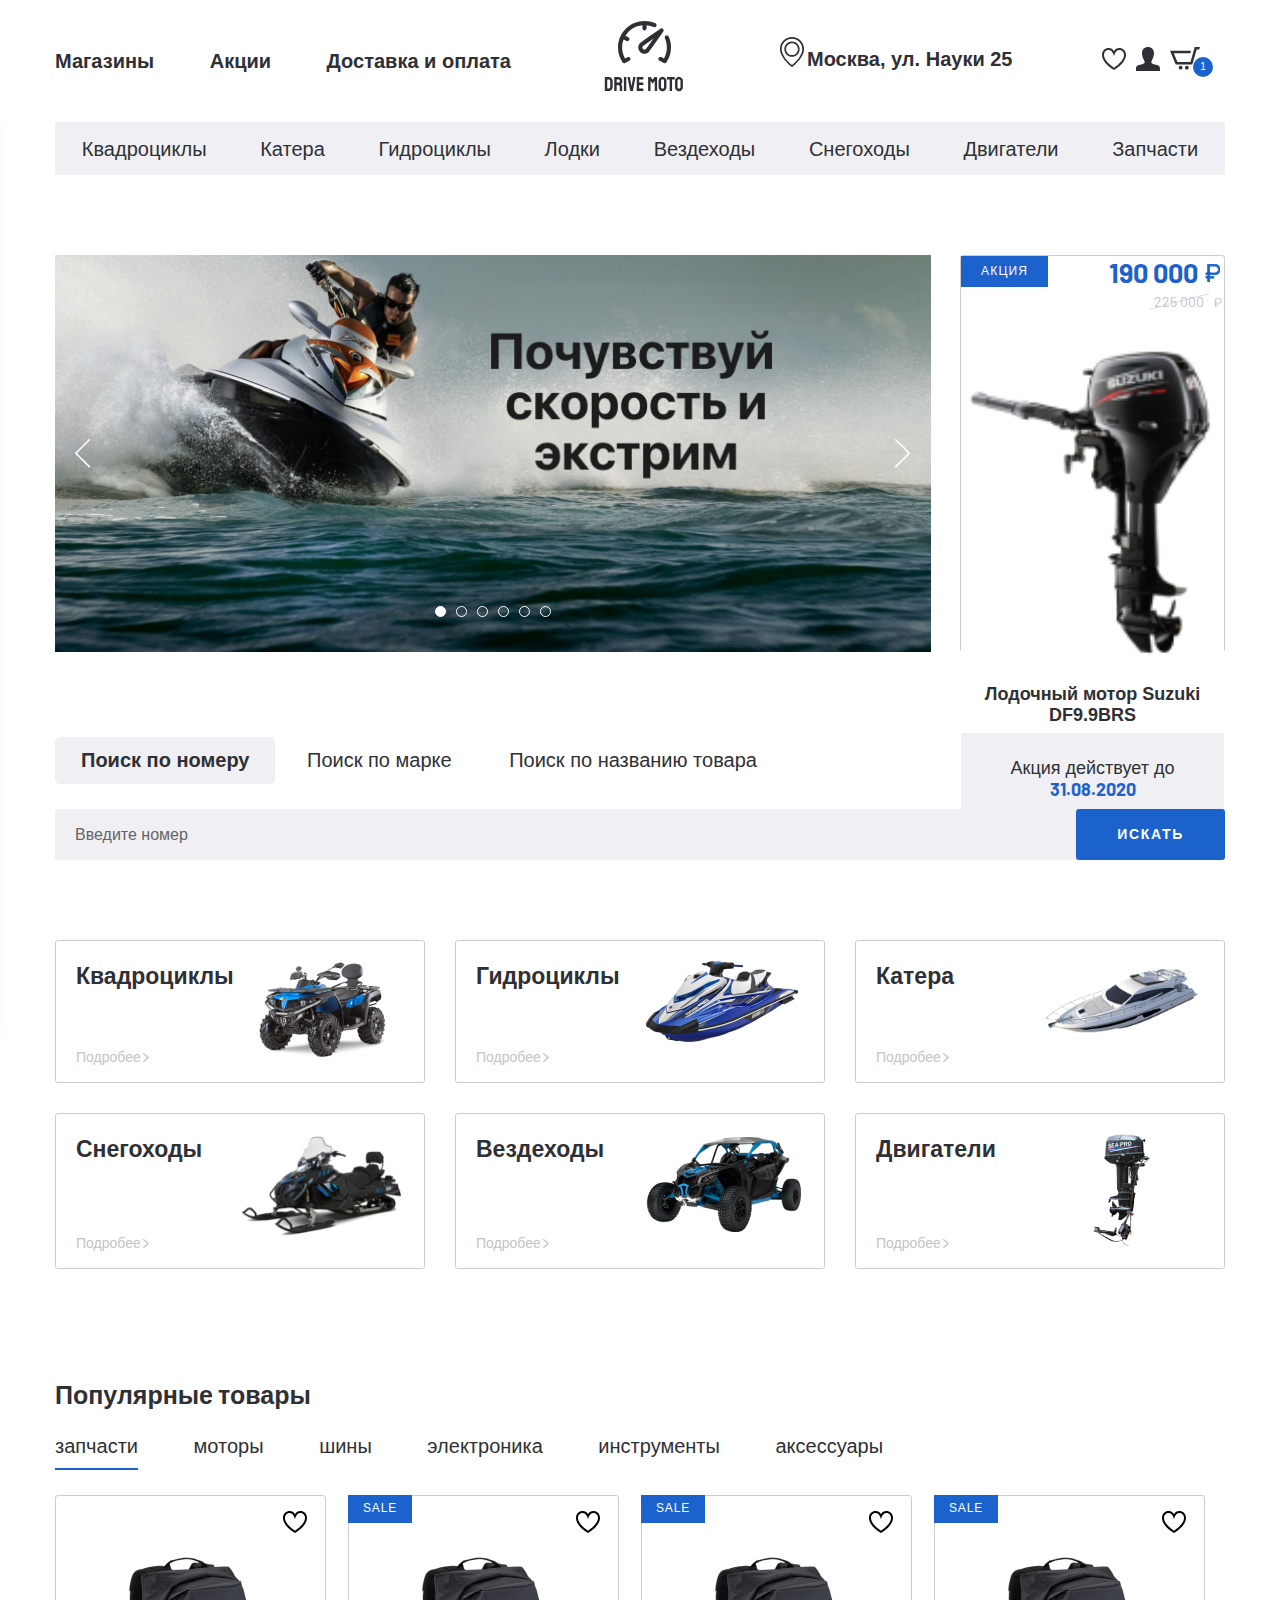
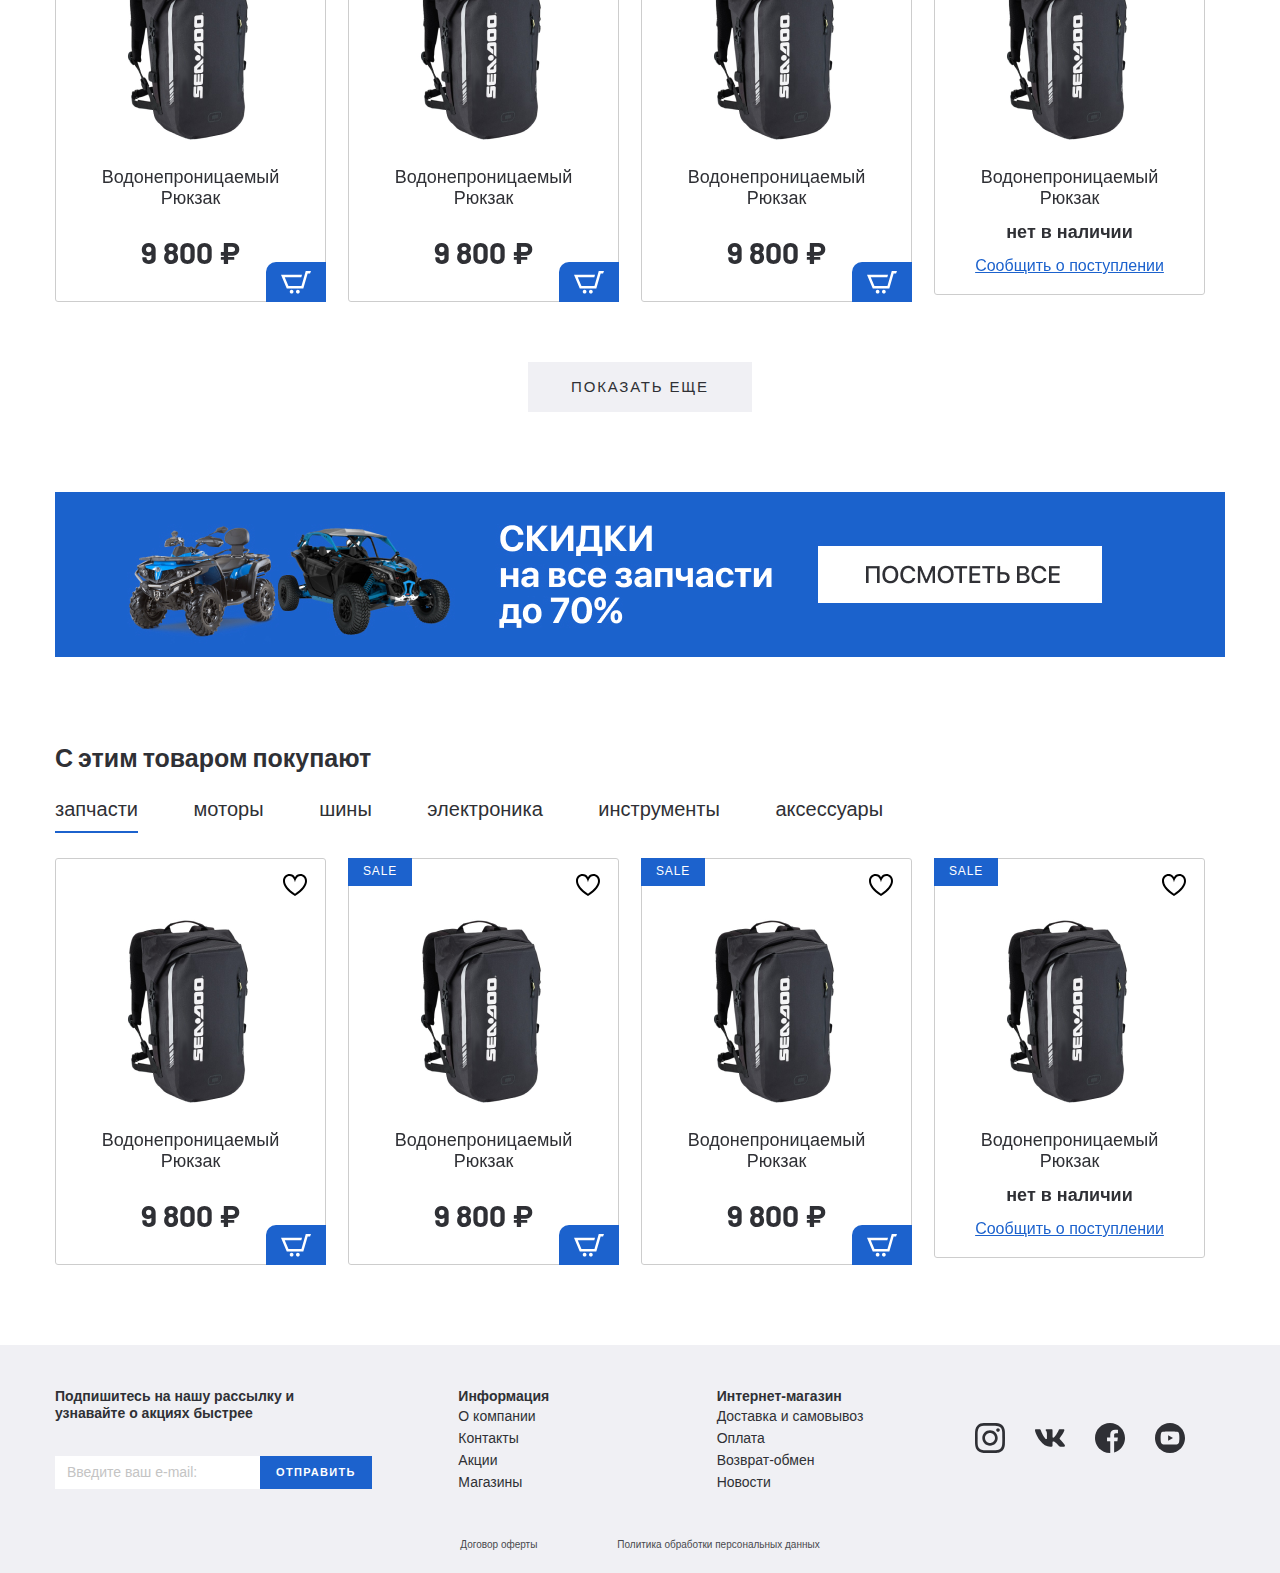
<file: index.html>
<!DOCTYPE html>
<html lang="ru">
<head>
  <meta charset="UTF-8">
  <meta name="viewport" content="width=device-width, initial-scale=1.0">
  <meta http-equiv="X-UA-Compatible" content="ie=edge">
  <title>Document</title>
  <link rel="stylesheet" href="css/normalize.css">
  <link rel="stylesheet" href="css/slick.css">
  <link rel="stylesheet" href="css/ion.rangeSlider.min.css">
  <link rel="stylesheet" href="css/jquery.formstyler.css">
  <link rel="stylesheet" href="css/jquery.formstyler.theme.css">
  <link rel="stylesheet" href="css/jquery.rateyo.min.css">
  <link rel="stylesheet" href="css/fonts.css">
  <link rel="preconnect" href="https://fonts.googleapis.com">
  <link rel="preconnect" href="https://fonts.gstatic.com" crossorigin>
  <link href="https://fonts.googleapis.com/css2?family=Barlow:wght@400;700&display=swap" rel="stylesheet">
  <link rel="stylesheet" href="css/style.css">
  <link rel="stylesheet" href="css/media.css">
</head>
<body>
  <header class="header">
    <div class="heder__top">
      <div class="container">
        <div class="header__top-inner">
          <nav class="menu">
            <button class="menu__btn">
              <div class="menu__btn-line"></div>
              <div class="menu__btn-line"></div>
              <div class="menu__btn-line"></div>
            </button>
            <ul class="menu__list">
              <li class="menu__item">
                <a class="menu__link" href="№">
                  Магазины
                </a>
              </li>
              <li class="menu__item">
                <a class="menu__link" href="№">
                  Акции
                </a>
              </li>
              <li class="menu__item">
                <a class="menu__link" href="№">
                  Доставка и оплата
                </a>
              </li>
            </ul>
          </nav>
          <a class="logo" href="#">
            <img class="logo__img" src="images/logo.svg" alt="DRIVE MOTO">
          </a>
          <div class="header__box">
            <p class="header__adress">
              Москва,  ул. Науки  25
            </p>
            <ul class="user-list">
              <li class="user-list__item">
                <a class="user-list__link" href="#">
                  <img src="images/heart.svg" alt="">
                </a>
              </li>
              <li class="user-list__item">
                <a class="user-list__link" href="#">
                  <img src="images/user.svg" alt="">
                </a>                
              </li>
              <li class="user-list__item">
                <a class="user-list__link basket" href="#">
                  <img src="images/basket.svg" alt="">
                  <p class="basket__num">1</p>
                </a>                
              </li>
            </ul>
          </div>
        </div>
      </div>
    </div>

    <ul class="menu-mobile__list">
      <li class="menu-mobile__item">
        <a class="menu-mobile__link" href="#">
          <img class="menu-mobile__img" src="images/user.svg" alt="">
          <p>Войти</p>
        </a>
      </li>
      <li class="menu-mobile__item">
        <a class="menu-mobile__link" href="#">
          <img class="menu-mobile__img" src="images/user.svg" alt="">
          <p>Регистрация</p>
        </a>
      </li>
      <li class="menu-mobile__item">
        <a class="menu-mobile__link" href="#">
          <img class="menu-mobile__img" src="images/heart.svg" alt="">
          <p>Избранное</p>
        </a>
      </li>
      <li class="menu-mobile__item">
        <a class="menu-mobile__link" href="#">
          <img class="menu-mobile__img" src="images/basket.svg" alt="">
          <p>Корзина</p>
        </a>
      </li>
      <li class="menu-mobile__item">
        <a class="menu-mobile__link" href="#">
          <img class="menu-mobile__img" src="images/house.svg" alt="">
          <p>Магазины</p>
        </a>
      </li>
      <li class="menu-mobile__item">
        <a class="menu-mobile__link" href="#">
          <img class="menu-mobile__img" src="images/percent.svg" alt="">
          <p>Акции</p>
        </a>
      </li>
      <li class="menu-mobile__item">
        <a class="menu-mobile__link" href="#">
          <img class="menu-mobile__img" src="images/box.svg" alt="">
          <p>Доставка и оплата</p>
        </a>
      </li>

      <li class="menu-mobile__item">
        <a class="menu-mobile__link" href="#">
          <p>Квадроциклы</p>
        </a>
      </li>
      <li class="menu-mobile__item">
        <a class="menu-mobile__link" href="#">
          <p>Катера</p>
        </a>
      </li>
      <li class="menu-mobile__item">
        <a class="menu-mobile__link" href="#">
          <p>Гидроциклы</p>
        </a>
      </li>
      <li class="menu-mobile__item">
        <a class="menu-mobile__link" href="#">
          <p>Лодки</p>
        </a>
      </li>
      <li class="menu-mobile__item">
        <a class="menu-mobile__link" href="#">
          <p>Вездеходы</p>
        </a>
      </li>
      <li class="menu-mobile__item">
        <a class="menu-mobile__link" href="#">
          <p>Снегоходы</p>
        </a>
      </li>
      <li class="menu-mobile__item">
        <a class="menu-mobile__link" href="#">
          <p>Двигатели</p>
        </a>
      </li>
      <li class="menu-mobile__item">
        <a class="menu-mobile__link" href="#">
          <p>Запчасти</p>
        </a>
      </li>
    </ul>
    
    <div class="menu__mobile-linewrapper">
      <ul class="menu__mobile-line">
        <li class="menu__item">
          <a class="menu__link" href="№">
            Магазины
          </a>
        </li>
        <li class="menu__item">
          <a class="menu__link" href="№">
            Акции
          </a>
        </li>
        <li class="menu__item">
          <a class="menu__link" href="№">
            Доставка и оплата
          </a>
        </li>
      </ul>
    </div>

    <div class="header__bottom">
      <div class="container">
        <ul class="menu-categories">
          <li class="menu-categories__item">
            <a href="#" class="menu-categories__link">
              Квадроциклы
          </a>
          </li>
          <li class="menu-categories__item">
            <a class="menu-categories__link" href="#">
              Катера
          </a>
          </li>
          <li class="menu-categories__item">
            <a class="menu-categories__link" href="#">
              Гидроциклы
          </a>
          </li>
          <li class="menu-categories__item">
            <a class="menu-categories__link" href="#">
              Лодки
          </a>
          </li>
          <li class="menu-categories__item">
            <a class="menu-categories__link" href="#">
              Вездеходы
          </a>
          </li>
          <li class="menu-categories__item">
            <a class="menu-categories__link" href="#">
              Снегоходы
          </a>
          </li>
          <li class="menu-categories__item">
            <a class="menu-categories__link" href="#">
              Двигатели
          </a>
          </li>
          <li class="menu-categories__item">
            <a class="menu-categories__link" href="#">
              Запчасти
          </a>
          </li>
        </ul>
  </div>
    </div>
  </header>

  <section class="banner-section page-section">
    <div class="container">
      <div class="banner-section__inner">
        <div class="banner-section__slider">
          <a class="banner-section__slider-item" href="#">
            <img class="banner-section__slider-img" src="images/banner-slider.jpg" alt="">
          </a>
          <a class="banner-section__slider-item" href="#">
            <img class="banner-section__slider-img" src="images/banner-slider.jpg" alt="">
          </a>
          <a class="banner-section__slider-item" href="#">
            <img class="banner-section__slider-img" src="images/banner-slider.jpg" alt="">
          </a>
          <a class="banner-section__slider-item" href="#">
            <img class="banner-section__slider-img" src="images/banner-slider.jpg" alt="">
          </a>
          <a class="banner-section__slider-item" href="#">
            <img class="banner-section__slider-img" src="images/banner-slider.jpg" alt="">
          </a>
          <a class="banner-section__slider-item" href="#">
            <img class="banner-section__slider-img" src="images/banner-slider.jpg" alt="">
          </a>
        </div>
        <div class="banner-section__item">
          <a class="banner-section__item sale-item" href="#">
            <div class="sale-item_top">
              <p class="sale-item__info">
                акция
              </p>
              <div class="sale-item__price">
                <div class="price sale-item__price-new">190 000</div>
                <div class="price sale-item__price-old">225 000</div>
              </div>
            </div>
            <img class="sale-item__img" src="images/content/sale-1.png" alt="">
            <h5 class="sale-item__title">
              Лодочный мотор Suzuki DF9.9BRS
            </h5>
            <p class="sale-item__footer">
              Акция действует до
              <span>31.08.2020</span>
            </p>
          </a>
        </div>
      </div>
    </div>
  </section>
 
  <div class="search page-section">
    <div class="container">
      <div class="search__inner">
        <div class="search__tabs tabs-wrapper">
          <div class="mobile-overflow">
            <a class="tab search__tabs-item tab--active" href="#tab-1">Поиск по  номеру</a>
            <a class="tab search__tabs-item" href="#tab-2">Поиск по марке</a>
            <a class="tab search__tabs-item" href="#tab-3">Поиск по названию товара</a>
          </div> 
        </div>
        <div class="search__content">
          <div id="tab-1" class="tabs-content search__content-item tabs-content--active">
            <form class="search__content-form">
              <input class="search__content-input" type="text" placeholder="Введите номер ">
              <button class="search__content-btn" type="submit">искать</button>
            </form>
          </div>
          <div id="tab-2" class="tabs-content search__content-item">
            <form class="search__content-form">
              <input class="search__content-input" type="text" placeholder="Введите марку ">
              <button class="search__content-btn" type="submit">искать</button>
            </form>
          </div>
          <div id="tab-3" class="tabs-content search__content-item">
            <form class="search__content-form">
              <input class="search__content-input" type="text" placeholder="Введите название товара ">
              <button class="search__content-btn" type="submit">искать</button>
            </form>
          </div>
        </div>
      </div>
    </div>
  </div>

  <section class="categories page-section">
    <div class="container">
      <div class="categories__inner">
        <a class="categories__item" href="#">
          <div class="categories__item-info">
            <h4 class="categories__item-title">Квадроциклы</h4>
            <p class="categories__item-text">Подробее</p>
          </div>
          <div class="categories__item-img">
            <img src="images/categories-1.png" alt="">
          </div>
        </a>

        <a class="categories__item" href="#">
          <div class="categories__item-info">
            <h4 class="categories__item-title">Гидроциклы</h4>
            <p class="categories__item-text">Подробее</p>
          </div>
          <div class="categories__item-img">
            <img src="images/categories-2.png" alt="">
          </div>
        </a>

        <a class="categories__item" href="#">
          <div class="categories__item-info">
            <h4 class="categories__item-title">Катера</h4>
            <p class="categories__item-text">Подробее</p>
          </div>
          <div class="categories__item-img">
            <img src="images/categories-3.png" alt="">
          </div>
        </a>

        <a class="categories__item" href="#">
          <div class="categories__item-info">
            <h4 class="categories__item-title">Снегоходы</h4>
            <p class="categories__item-text">Подробее</p>
          </div>
          <div class="categories__item-img">
            <img src="images/categories-4.png" alt="">
          </div>
        </a>

        <a class="categories__item" href="#">
          <div class="categories__item-info">
            <h4 class="categories__item-title">Вездеходы</h4>
            <p class="categories__item-text">Подробее</p>
          </div>
          <div class="categories__item-img">
            <img src="images/categories-5.png" alt="">
          </div>
        </a>

        <a class="categories__item" href="#">
          <div class="categories__item-info">
            <h4 class="categories__item-title">Двигатели</h4>
            <p class="categories__item-text">Подробее</p>
          </div>
          <div class="categories__item-img">
            <img src="images/categories-6.png" alt="">
          </div>
        </a>
      </div>
    </div>
  </section>

  <section class="products page-section">
    <div class="container">
      <div class="products__inner">
        <h4 class="product__title">
          Популярные товары
        </h4>
        <div class="tabs-wrapper">
          <div class="tabs products__tabs mobile-overflow">
            <a class="tab tab--active products__tab" href="#product-tab-1">запчасти</a>
            <a class="tab products__tab" href="#product-tab-2">моторы</a>
            <a class="tab products__tab" href="#product-tab-3">шины </a>
            <a class="tab products__tab" href="#product-tab-4">электроника</a>
            <a class="tab products__tab" href="#product-tab-5">инструменты</a>
            <a class="tab products__tab" href="#product-tab-6">аксессуары </a>
          </div>
        </div>
          <div class="tabs-container products__container">
            <div id="product-tab-1" class="tabs-content products__content tabs-content--active">
              <div class="product-slider">
                <div class="product-slider__item">
                  <div class="product-item__wrapper">
                    <button class="product-item__favorite"></button>
                    <button class="product-item__basket">
                      <img src="images/basket-white.svg" alt="">
                    </button>
                    <a class="product-item__notify-link" href="#">Сообщить о поступлении</a>
                    <a class="product-item" href="#">
                      <p class="product-item__hover-text">
                        посмотреть товар
                      </p> 
                      <img class="product-item__img" src="images/content/product-1.png" alt="">
                      <h4 class="product-item__title">Водонепроницаемый
                        Рюкзак</h4>
                      <p class="price product-item__price">9 800 ₽</p>
                      <p class="product-item__notify-text">нет в наличии</p>
                    </a>
                  </div>
                </div>
                <div class="product-slider__item">
                  <div class="product-item__wrapper">
                    <button class="product-item__favorite"></button>
                    <button class="product-item__basket">
                      <img src="images/basket-white.svg" alt="">
                    </button>
                    <a class="product-item__notify-link" href="#">Сообщить о поступлении</a>
                    <a class="product-item product-item-sale" href="#">
                      <p class="product-item__hover-text">
                        посмотреть товар
                      </p> 
                      <img class="product-item__img" src="images/content/product-1.png" alt="">
                      <h4 class="product-item__title">Водонепроницаемый
                        Рюкзак</h4>
                      <p class="price product-item__price">9 800 ₽</p>
                      <p class="product-item__notify-text">нет в наличии</p>
                    </a>
                  </div>
                </div>
                <div class="product-slider__item">
                  <div class="product-item__wrapper">
                    <button class="product-item__favorite"></button>
                    <button class="product-item__basket">
                      <img src="images/basket-white.svg" alt="">
                    </button>
                    <a class="product-item__notify-link" href="#">Сообщить о поступлении</a>
                    <a class="product-item product-item-sale" href="#">
                      <p class="product-item__hover-text">
                        посмотреть товар
                      </p> 
                      <img class="product-item__img" src="images/content/product-1.png" alt="">
                      <h4 class="product-item__title">Водонепроницаемый
                        Рюкзак</h4>
                      <p class="price product-item__price">9 800 ₽</p>
                      <p class="product-item__notify-text">нет в наличии</p>
                    </a>
                  </div>
                </div>
                <div class="product-slider__item">
                  <div class="product-item__wrapper product-item__not-availabel">
                    <button class="product-item__favorite"></button>
                    <button class="product-item__basket">
                      <img src="images/basket-white.svg" alt="">
                    </button>
                    <a class="product-item__notify-link" href="#">Сообщить о поступлении</a>
                    <a class="product-item product-item-sale" href="#">
                      <p class="product-item__hover-text">
                        посмотреть товар
                      </p> 
                      <img class="product-item__img" src="images/content/product-1.png" alt="">
                      <h4 class="product-item__title">Водонепроницаемый
                        Рюкзак</h4>
                      <p class="price product-item__price">9 800 ₽</p>
                      <p class="product-item__notify-text">нет в наличии</p>
                    </a>
                  </div>
                </div>
                <div class="product-slider__item">
                  <div class="product-item__wrapper product-item__not-availabel">
                    <button class="product-item__favorite"></button>
                    <button class="product-item__basket">
                      <img src="images/basket-white.svg" alt="">
                    </button>
                    <a class="product-item__notify-link" href="#">Сообщить о поступлении</a>
                    <a class="product-item product-item-sale" href="#">
                      <p class="product-item__hover-text">
                        посмотреть товар
                      </p> 
                      <img class="product-item__img" src="images/content/product-1.png" alt="">
                      <h4 class="product-item__title">Водонепроницаемый
                        Рюкзак</h4>
                      <p class="price product-item__price">9 800 ₽</p>
                      <p class="product-item__notify-text">нет в наличии</p>
                    </a>
                  </div>
                </div>
                <div class="product-slider__item">
                  <div class="product-item__wrapper product-item__not-availabel">
                    <button class="product-item__favorite"></button>
                    <button class="product-item__basket">
                      <img src="images/basket-white.svg" alt="">
                    </button>
                    <a class="product-item__notify-link" href="#">Сообщить о поступлении</a>
                    <a class="product-item product-item-sale" href="#">
                      <p class="product-item__hover-text">
                        посмотреть товар
                      </p> 
                      <img class="product-item__img" src="images/content/product-1.png" alt="">
                      <h4 class="product-item__title">Водонепроницаемый
                        Рюкзак</h4>
                      <p class="price product-item__price">9 800 ₽</p>
                      <p class="product-item__notify-text">нет в наличии</p>
                    </a>
                  </div>
                </div>
                <div class="product-slider__item">
                  <div class="product-item__wrapper product-item__not-availabel">
                    <button class="product-item__favorite"></button>
                    <button class="product-item__basket">
                      <img src="images/basket-white.svg" alt="">
                    </button>
                    <a class="product-item__notify-link" href="#">Сообщить о поступлении</a>
                    <a class="product-item product-item-sale" href="#">
                      <p class="product-item__hover-text">
                        посмотреть товар
                      </p> 
                      <img class="product-item__img" src="images/content/product-1.png" alt="">
                      <h4 class="product-item__title">Водонепроницаемый
                        Рюкзак</h4>
                      <p class="price product-item__price">9 800 ₽</p>
                      <p class="product-item__notify-text">нет в наличии</p>
                    </a>
                  </div>
                </div>
                <div class="product-slider__item">
                  <div class="product-item__wrapper product-item__not-availabel">
                    <button class="product-item__favorite"></button>
                    <button class="product-item__basket">
                      <img src="images/basket-white.svg" alt="">
                    </button>
                    <a class="product-item__notify-link" href="#">Сообщить о поступлении</a>
                    <a class="product-item product-item-sale" href="#">
                      <p class="product-item__hover-text">
                        посмотреть товар
                      </p> 
                      <img class="product-item__img" src="images/content/product-1.png" alt="">
                      <h4 class="product-item__title">Водонепроницаемый
                        Рюкзак</h4>
                      <p class="price product-item__price">9 800 ₽</p>
                      <p class="product-item__notify-text">нет в наличии</p>
                    </a>
                  </div>
                </div>
                <div class="product-slider__item">
                  <div class="product-item__wrapper product-item__not-availabel">
                    <button class="product-item__favorite"></button>
                    <button class="product-item__basket">
                      <img src="images/basket-white.svg" alt="">
                    </button>
                    <a class="product-item__notify-link" href="#">Сообщить о поступлении</a>
                    <a class="product-item product-item-sale" href="#">
                      <p class="product-item__hover-text">
                        посмотреть товар
                      </p> 
                      <img class="product-item__img" src="images/content/product-1.png" alt="">
                      <h4 class="product-item__title">Водонепроницаемый
                        Рюкзак</h4>
                      <p class="price product-item__price">9 800 ₽</p>
                      <p class="product-item__notify-text">нет в наличии</p>
                    </a>
                  </div>
                </div>
                <div class="product-slider__item">
                  <div class="product-item__wrapper product-item__not-availabel">
                    <button class="product-item__favorite"></button>
                    <button class="product-item__basket">
                      <img src="images/basket-white.svg" alt="">
                    </button>
                    <a class="product-item__notify-link" href="#">Сообщить о поступлении</a>
                    <a class="product-item product-item-sale" href="#">
                      <p class="product-item__hover-text">
                        посмотреть товар
                      </p> 
                      <img class="product-item__img" src="images/content/product-1.png" alt="">
                      <h4 class="product-item__title">Водонепроницаемый
                        Рюкзак</h4>
                      <p class="price product-item__price">9 800 ₽</p>
                      <p class="product-item__notify-text">нет в наличии</p>
                    </a>
                  </div>
                </div>
                <div class="product-slider__item">
                  <div class="product-item__wrapper product-item__not-availabel">
                    <button class="product-item__favorite"></button>
                    <button class="product-item__basket">
                      <img src="images/basket-white.svg" alt="">
                    </button>
                    <a class="product-item__notify-link" href="#">Сообщить о поступлении</a>
                    <a class="product-item product-item-sale" href="#">
                      <p class="product-item__hover-text">
                        посмотреть товар
                      </p> 
                      <img class="product-item__img" src="images/content/product-1.png" alt="">
                      <h4 class="product-item__title">Водонепроницаемый
                        Рюкзак</h4>
                      <p class="price product-item__price">9 800 ₽</p>
                      <p class="product-item__notify-text">нет в наличии</p>
                    </a>
                  </div>
                </div>
                <div class="product-slider__item">
                  <div class="product-item__wrapper product-item__not-availabel">
                    <button class="product-item__favorite"></button>
                    <button class="product-item__basket">
                      <img src="images/basket-white.svg" alt="">
                    </button>
                    <a class="product-item__notify-link" href="#">Сообщить о поступлении</a>
                    <a class="product-item product-item-sale" href="#">
                      <p class="product-item__hover-text">
                        посмотреть товар
                      </p> 
                      <img class="product-item__img" src="images/content/product-1.png" alt="">
                      <h4 class="product-item__title">Водонепроницаемый
                        Рюкзак</h4>
                      <p class="price product-item__price">9 800 ₽</p>
                      <p class="product-item__notify-text">нет в наличии</p>
                    </a>
                  </div>
                </div>
                <div class="product-slider__item">
                  <div class="product-item__wrapper product-item__not-availabel">
                    <button class="product-item__favorite"></button>
                    <button class="product-item__basket">
                      <img src="images/basket-white.svg" alt="">
                    </button>
                    <a class="product-item__notify-link" href="#">Сообщить о поступлении</a>
                    <a class="product-item product-item-sale" href="#">
                      <p class="product-item__hover-text">
                        посмотреть товар
                      </p> 
                      <img class="product-item__img" src="images/content/product-1.png" alt="">
                      <h4 class="product-item__title">Водонепроницаемый
                        Рюкзак</h4>
                      <p class="price product-item__price">9 800 ₽</p>
                      <p class="product-item__notify-text">нет в наличии</p>
                    </a>
                  </div>
                </div>
                <div class="product-slider__item">
                  <div class="product-item__wrapper product-item__not-availabel">
                    <button class="product-item__favorite"></button>
                    <button class="product-item__basket">
                      <img src="images/basket-white.svg" alt="">
                    </button>
                    <a class="product-item__notify-link" href="#">Сообщить о поступлении</a>
                    <a class="product-item product-item-sale" href="#">
                      <p class="product-item__hover-text">
                        посмотреть товар
                      </p> 
                      <img class="product-item__img" src="images/content/product-1.png" alt="">
                      <h4 class="product-item__title">Водонепроницаемый
                        Рюкзак</h4>
                      <p class="price product-item__price">9 800 ₽</p>
                      <p class="product-item__notify-text">нет в наличии</p>
                    </a>
                  </div>
                </div>
                <div class="product-slider__item">
                  <div class="product-item__wrapper product-item__not-availabel">
                    <button class="product-item__favorite"></button>
                    <button class="product-item__basket">
                      <img src="images/basket-white.svg" alt="">
                    </button>
                    <a class="product-item__notify-link" href="#">Сообщить о поступлении</a>
                    <a class="product-item product-item-sale" href="#">
                      <p class="product-item__hover-text">
                        посмотреть товар
                      </p> 
                      <img class="product-item__img" src="images/content/product-1.png" alt="">
                      <h4 class="product-item__title">Водонепроницаемый
                        Рюкзак</h4>
                      <p class="price product-item__price">9 800 ₽</p>
                      <p class="product-item__notify-text">нет в наличии</p>
                    </a>
                  </div>
                </div>
                <div class="product-slider__item">
                  <div class="product-item__wrapper product-item__not-availabel">
                    <button class="product-item__favorite"></button>
                    <button class="product-item__basket">
                      <img src="images/basket-white.svg" alt="">
                    </button>
                    <a class="product-item__notify-link" href="#">Сообщить о поступлении</a>
                    <a class="product-item product-item-sale" href="#">
                      <p class="product-item__hover-text">
                        посмотреть товар
                      </p> 
                      <img class="product-item__img" src="images/content/product-1.png" alt="">
                      <h4 class="product-item__title">Водонепроницаемый
                        Рюкзак</h4>
                      <p class="price product-item__price">9 800 ₽</p>
                      <p class="product-item__notify-text">нет в наличии</p>
                    </a>
                  </div>
                </div>
                <div class="product-slider__item">
                  <div class="product-item__wrapper product-item__not-availabel">
                    <button class="product-item__favorite"></button>
                    <button class="product-item__basket">
                      <img src="images/basket-white.svg" alt="">
                    </button>
                    <a class="product-item__notify-link" href="#">Сообщить о поступлении</a>
                    <a class="product-item product-item-sale" href="#">
                      <p class="product-item__hover-text">
                        посмотреть товар
                      </p> 
                      <img class="product-item__img" src="images/content/product-1.png" alt="">
                      <h4 class="product-item__title">Водонепроницаемый
                        Рюкзак</h4>
                      <p class="price product-item__price">9 800 ₽</p>
                      <p class="product-item__notify-text">нет в наличии</p>
                    </a>
                  </div>
                </div>                
              </div>
            </div>
            <div id="product-tab-2" class="tabs-content products__content"></div>
            <div id="product-tab-3" class="tabs-content products__content"></div>
            <div id="product-tab-4" class="tabs-content products__content"></div>
            <div id="product-tab-5" class="tabs-content products__content"></div>
            <div id="product-tab-6" class="tabs-content products__content"></div>
          </div>
        <!-- </div> -->
        <div class="product__more">
          <a class="product__more-link" href="#">Показать еще</a>
        </div>
      </div>
    </div>
  </section>

  <div class="banner">
    <div class="container">
      <a class="banner__link" href="#">
        <img src="images/content/banner.jpg" alt="">
      </a>
    </div>
  </div>
  

  <section class="products page-section">
    <div class="container">
      <div class="products__inner">
        <h4 class="product__title">
          С этим товаром покупают
        </h4>
        <div class="tabs-wrapper">
          <div class="tabs products__tabs mobile-overflow">
            <a class="tab tab--active products__tab" href="#popular-tab-1">запчасти</a>
            <a class="tab products__tab" href="#popular-tab-2">моторы</a>
            <a class="tab products__tab" href="#popular-tab-3">шины </a>
            <a class="tab products__tab" href="#popular-tab-4">электроника</a>
            <a class="tab products__tab" href="#popular-tab-5">инструменты</a>
            <a class="tab products__tab" href="#popular-tab-6">аксессуары </a>
          </div>
        </div>
          <div class="tabs-container products__container">
            <div id="popular-tab-1" class="tabs-content products__content tabs-content--active">
              <div class="product-slider">
                <div class="product-slider__item">
                  <div class="product-item__wrapper">
                    <button class="product-item__favorite"></button>
                    <button class="product-item__basket">
                      <img src="images/basket-white.svg" alt="">
                    </button>
                    <a class="product-item__notify-link" href="#">Сообщить о поступлении</a>
                    <a class="product-item" href="#">
                      <p class="product-item__hover-text">
                        посмотреть товар
                      </p> 
                      <img class="product-item__img" src="images/content/product-1.png" alt="">
                      <h4 class="product-item__title">Водонепроницаемый
                        Рюкзак</h4>
                      <p class="price product-item__price">9 800 ₽</p>
                      <p class="product-item__notify-text">нет в наличии</p>
                    </a>
                  </div>
                </div>
                <div class="product-slider__item">
                  <div class="product-item__wrapper">
                    <button class="product-item__favorite"></button>
                    <button class="product-item__basket">
                      <img src="images/basket-white.svg" alt="">
                    </button>
                    <a class="product-item__notify-link" href="#">Сообщить о поступлении</a>
                    <a class="product-item product-item-sale" href="#">
                      <p class="product-item__hover-text">
                        посмотреть товар
                      </p> 
                      <img class="product-item__img" src="images/content/product-1.png" alt="">
                      <h4 class="product-item__title">Водонепроницаемый
                        Рюкзак</h4>
                      <p class="price product-item__price">9 800 ₽</p>
                      <p class="product-item__notify-text">нет в наличии</p>
                    </a>
                  </div>
                </div>
                <div class="product-slider__item">
                  <div class="product-item__wrapper">
                    <button class="product-item__favorite"></button>
                    <button class="product-item__basket">
                      <img src="images/basket-white.svg" alt="">
                    </button>
                    <a class="product-item__notify-link" href="#">Сообщить о поступлении</a>
                    <a class="product-item product-item-sale" href="#">
                      <p class="product-item__hover-text">
                        посмотреть товар
                      </p> 
                      <img class="product-item__img" src="images/content/product-1.png" alt="">
                      <h4 class="product-item__title">Водонепроницаемый
                        Рюкзак</h4>
                      <p class="price product-item__price">9 800 ₽</p>
                      <p class="product-item__notify-text">нет в наличии</p>
                    </a>
                  </div>
                </div>
                <div class="product-slider__item">
                  <div class="product-item__wrapper product-item__not-availabel">
                    <button class="product-item__favorite"></button>
                    <button class="product-item__basket">
                      <img src="images/basket-white.svg" alt="">
                    </button>
                    <a class="product-item__notify-link" href="#">Сообщить о поступлении</a>
                    <a class="product-item product-item-sale" href="#">
                      <p class="product-item__hover-text">
                        посмотреть товар
                      </p> 
                      <img class="product-item__img" src="images/content/product-1.png" alt="">
                      <h4 class="product-item__title">Водонепроницаемый
                        Рюкзак</h4>
                      <p class="price product-item__price">9 800 ₽</p>
                      <p class="product-item__notify-text">нет в наличии</p>
                    </a>
                  </div>
                </div>
                <div class="product-slider__item">
                  <div class="product-item__wrapper product-item__not-availabel">
                    <button class="product-item__favorite"></button>
                    <button class="product-item__basket">
                      <img src="images/basket-white.svg" alt="">
                    </button>
                    <a class="product-item__notify-link" href="#">Сообщить о поступлении</a>
                    <a class="product-item product-item-sale" href="#">
                      <p class="product-item__hover-text">
                        посмотреть товар
                      </p> 
                      <img class="product-item__img" src="images/content/product-1.png" alt="">
                      <h4 class="product-item__title">Водонепроницаемый
                        Рюкзак</h4>
                      <p class="price product-item__price">9 800 ₽</p>
                      <p class="product-item__notify-text">нет в наличии</p>
                    </a>
                  </div>
                </div>
                <div class="product-slider__item">
                  <div class="product-item__wrapper product-item__not-availabel">
                    <button class="product-item__favorite"></button>
                    <button class="product-item__basket">
                      <img src="images/basket-white.svg" alt="">
                    </button>
                    <a class="product-item__notify-link" href="#">Сообщить о поступлении</a>
                    <a class="product-item product-item-sale" href="#">
                      <p class="product-item__hover-text">
                        посмотреть товар
                      </p> 
                      <img class="product-item__img" src="images/content/product-1.png" alt="">
                      <h4 class="product-item__title">Водонепроницаемый
                        Рюкзак</h4>
                      <p class="price product-item__price">9 800 ₽</p>
                      <p class="product-item__notify-text">нет в наличии</p>
                    </a>
                  </div>
                </div>
                <div class="product-slider__item">
                  <div class="product-item__wrapper product-item__not-availabel">
                    <button class="product-item__favorite"></button>
                    <button class="product-item__basket">
                      <img src="images/basket-white.svg" alt="">
                    </button>
                    <a class="product-item__notify-link" href="#">Сообщить о поступлении</a>
                    <a class="product-item product-item-sale" href="#">
                      <p class="product-item__hover-text">
                        посмотреть товар
                      </p> 
                      <img class="product-item__img" src="images/content/product-1.png" alt="">
                      <h4 class="product-item__title">Водонепроницаемый
                        Рюкзак</h4>
                      <p class="price product-item__price">9 800 ₽</p>
                      <p class="product-item__notify-text">нет в наличии</p>
                    </a>
                  </div>
                </div>
                <div class="product-slider__item">
                  <div class="product-item__wrapper product-item__not-availabel">
                    <button class="product-item__favorite"></button>
                    <button class="product-item__basket">
                      <img src="images/basket-white.svg" alt="">
                    </button>
                    <a class="product-item__notify-link" href="#">Сообщить о поступлении</a>
                    <a class="product-item product-item-sale" href="#">
                      <p class="product-item__hover-text">
                        посмотреть товар
                      </p> 
                      <img class="product-item__img" src="images/content/product-1.png" alt="">
                      <h4 class="product-item__title">Водонепроницаемый
                        Рюкзак</h4>
                      <p class="price product-item__price">9 800 ₽</p>
                      <p class="product-item__notify-text">нет в наличии</p>
                    </a>
                  </div>
                </div>
                <div class="product-slider__item">
                  <div class="product-item__wrapper product-item__not-availabel">
                    <button class="product-item__favorite"></button>
                    <button class="product-item__basket">
                      <img src="images/basket-white.svg" alt="">
                    </button>
                    <a class="product-item__notify-link" href="#">Сообщить о поступлении</a>
                    <a class="product-item product-item-sale" href="#">
                      <p class="product-item__hover-text">
                        посмотреть товар
                      </p> 
                      <img class="product-item__img" src="images/content/product-1.png" alt="">
                      <h4 class="product-item__title">Водонепроницаемый
                        Рюкзак</h4>
                      <p class="price product-item__price">9 800 ₽</p>
                      <p class="product-item__notify-text">нет в наличии</p>
                    </a>
                  </div>
                </div>
                <div class="product-slider__item">
                  <div class="product-item__wrapper product-item__not-availabel">
                    <button class="product-item__favorite"></button>
                    <button class="product-item__basket">
                      <img src="images/basket-white.svg" alt="">
                    </button>
                    <a class="product-item__notify-link" href="#">Сообщить о поступлении</a>
                    <a class="product-item product-item-sale" href="#">
                      <p class="product-item__hover-text">
                        посмотреть товар
                      </p> 
                      <img class="product-item__img" src="images/content/product-1.png" alt="">
                      <h4 class="product-item__title">Водонепроницаемый
                        Рюкзак</h4>
                      <p class="price product-item__price">9 800 ₽</p>
                      <p class="product-item__notify-text">нет в наличии</p>
                    </a>
                  </div>
                </div>
                <div class="product-slider__item">
                  <div class="product-item__wrapper product-item__not-availabel">
                    <button class="product-item__favorite"></button>
                    <button class="product-item__basket">
                      <img src="images/basket-white.svg" alt="">
                    </button>
                    <a class="product-item__notify-link" href="#">Сообщить о поступлении</a>
                    <a class="product-item product-item-sale" href="#">
                      <p class="product-item__hover-text">
                        посмотреть товар
                      </p> 
                      <img class="product-item__img" src="images/content/product-1.png" alt="">
                      <h4 class="product-item__title">Водонепроницаемый
                        Рюкзак</h4>
                      <p class="price product-item__price">9 800 ₽</p>
                      <p class="product-item__notify-text">нет в наличии</p>
                    </a>
                  </div>
                </div>
                <div class="product-slider__item">
                  <div class="product-item__wrapper product-item__not-availabel">
                    <button class="product-item__favorite"></button>
                    <button class="product-item__basket">
                      <img src="images/basket-white.svg" alt="">
                    </button>
                    <a class="product-item__notify-link" href="#">Сообщить о поступлении</a>
                    <a class="product-item product-item-sale" href="#">
                      <p class="product-item__hover-text">
                        посмотреть товар
                      </p> 
                      <img class="product-item__img" src="images/content/product-1.png" alt="">
                      <h4 class="product-item__title">Водонепроницаемый
                        Рюкзак</h4>
                      <p class="price product-item__price">9 800 ₽</p>
                      <p class="product-item__notify-text">нет в наличии</p>
                    </a>
                  </div>
                </div>
                <div class="product-slider__item">
                  <div class="product-item__wrapper product-item__not-availabel">
                    <button class="product-item__favorite"></button>
                    <button class="product-item__basket">
                      <img src="images/basket-white.svg" alt="">
                    </button>
                    <a class="product-item__notify-link" href="#">Сообщить о поступлении</a>
                    <a class="product-item product-item-sale" href="#">
                      <p class="product-item__hover-text">
                        посмотреть товар
                      </p> 
                      <img class="product-item__img" src="images/content/product-1.png" alt="">
                      <h4 class="product-item__title">Водонепроницаемый
                        Рюкзак</h4>
                      <p class="price product-item__price">9 800 ₽</p>
                      <p class="product-item__notify-text">нет в наличии</p>
                    </a>
                  </div>
                </div>
                <div class="product-slider__item">
                  <div class="product-item__wrapper product-item__not-availabel">
                    <button class="product-item__favorite"></button>
                    <button class="product-item__basket">
                      <img src="images/basket-white.svg" alt="">
                    </button>
                    <a class="product-item__notify-link" href="#">Сообщить о поступлении</a>
                    <a class="product-item product-item-sale" href="#">
                      <p class="product-item__hover-text">
                        посмотреть товар
                      </p> 
                      <img class="product-item__img" src="images/content/product-1.png" alt="">
                      <h4 class="product-item__title">Водонепроницаемый
                        Рюкзак</h4>
                      <p class="price product-item__price">9 800 ₽</p>
                      <p class="product-item__notify-text">нет в наличии</p>
                    </a>
                  </div>
                </div>
                <div class="product-slider__item">
                  <div class="product-item__wrapper product-item__not-availabel">
                    <button class="product-item__favorite"></button>
                    <button class="product-item__basket">
                      <img src="images/basket-white.svg" alt="">
                    </button>
                    <a class="product-item__notify-link" href="#">Сообщить о поступлении</a>
                    <a class="product-item product-item-sale" href="#">
                      <p class="product-item__hover-text">
                        посмотреть товар
                      </p> 
                      <img class="product-item__img" src="images/content/product-1.png" alt="">
                      <h4 class="product-item__title">Водонепроницаемый
                        Рюкзак</h4>
                      <p class="price product-item__price">9 800 ₽</p>
                      <p class="product-item__notify-text">нет в наличии</p>
                    </a>
                  </div>
                </div>
                <div class="product-slider__item">
                  <div class="product-item__wrapper product-item__not-availabel">
                    <button class="product-item__favorite"></button>
                    <button class="product-item__basket">
                      <img src="images/basket-white.svg" alt="">
                    </button>
                    <a class="product-item__notify-link" href="#">Сообщить о поступлении</a>
                    <a class="product-item product-item-sale" href="#">
                      <p class="product-item__hover-text">
                        посмотреть товар
                      </p> 
                      <img class="product-item__img" src="images/content/product-1.png" alt="">
                      <h4 class="product-item__title">Водонепроницаемый
                        Рюкзак</h4>
                      <p class="price product-item__price">9 800 ₽</p>
                      <p class="product-item__notify-text">нет в наличии</p>
                    </a>
                  </div>
                </div>
                <div class="product-slider__item">
                  <div class="product-item__wrapper product-item__not-availabel">
                    <button class="product-item__favorite"></button>
                    <button class="product-item__basket">
                      <img src="images/basket-white.svg" alt="">
                    </button>
                    <a class="product-item__notify-link" href="#">Сообщить о поступлении</a>
                    <a class="product-item product-item-sale" href="#">
                      <p class="product-item__hover-text">
                        посмотреть товар
                      </p> 
                      <img class="product-item__img" src="images/content/product-1.png" alt="">
                      <h4 class="product-item__title">Водонепроницаемый
                        Рюкзак</h4>
                      <p class="price product-item__price">9 800 ₽</p>
                      <p class="product-item__notify-text">нет в наличии</p>
                    </a>
                  </div>
                </div>                
              </div>
            </div>
            <div id="popular-tab-2" class="tabs-content products__content"></div>
            <div id="popular-tab-3" class="tabs-content products__content"></div>
            <div id="popular-tab-4" class="tabs-content products__content"></div>
            <div id="popular-tab-5" class="tabs-content products__content"></div>
            <div id="popular-tab-6" class="tabs-content products__content"></div>
        
      </div>
    </div>
  </section>

  <footer class="footer">
    <div class="container">
      <div class="footer__top">
        <div class="footer__top-inner">
          <div class="footer__top-item footer__top-newaletter">
            <h6 class="footer__top-title">
              Подпишитесь на нашу рассылку и узнавайте о акциях быстрее
            </h6>
            <form class="footer-form">
              <input class="footer-form__input" type="text" placeholder="Введите ваш e-mail:">
              <button class="footer-form__btn" type="submit">Отправить</button>
            </form>
          </div>
          <div class="footer__top-item footer__top-itemdrop">
            <h6 class="footer__top-title footer__topdrop">
              Информация
            </h6>
            <ul class="footer-list">
              <li class="footer-list__item"><a href="#">О компании</a></li>
              <li class="footer-list__item"><a href="#">Контакты</a></li>
              <li class="footer-list__item"><a href="#">Акции</a></li>
              <li class="footer-list__item"><a href="#">Магазины</a></li>
            </ul>
          </div>
          <div class="footer__top-item">
            <h6 class="footer__top-title footer__topdrop">
              Интернет-магазин
            </h6>
            <ul class="footer-list">
              <li class="footer-list__item"><a href="#">Доставка и самовывоз</a></li>
              <li class="footer-list__item"><a href="#">Оплата</a></li>
              <li class="footer-list__item"><a href="#">Возврат-обмен</a></li>
              <li class="footer-list__item"><a href="#">Новости</a></li>
            </ul>
          </div>
          <div class="footer__top-item footer__top-social">
            <ul class="social-list">
              <li class="social-list__item"><a href="#">
                <img src="images/instagram.svg" alt="">
              </a></li>
              <li class="social-list__item"><a href="#">
                <img src="images/vkontakte.svg" alt="">
              </a></li>
              <li class="social-list__item"><a href="#">
                <img src="images/facebook.svg" alt="">
              </a></li>
              <li class="social-list__item"><a href="#">
                <img src="images/youtube.svg" alt="">
              </a></li>
            </ul>
          </div>
        </div>
      </div>
      <div class="footer__bottom">
        <a class="footer__bottom-link" href="#">Договор оферты</a>
        <a class="footer__bottom-link" href="#">Политика обработки персональных данных</a>
      </div>
    </div>
  </footer>
  

  <script src="https://ajax.googleapis.com/ajax/libs/jquery/3.4.1/jquery.min.js"></script>
  <script src="js/slick.min.js"></script>
  <script src="js/ion.rangeSlider.min.js"></script>
  <script src="js/jquery.formstyler.min.js"></script>
  <script src="js/jquery.rateyo.min.js"></script>
  <script src="js/main.js"></script>
</body>
</html>
</file>
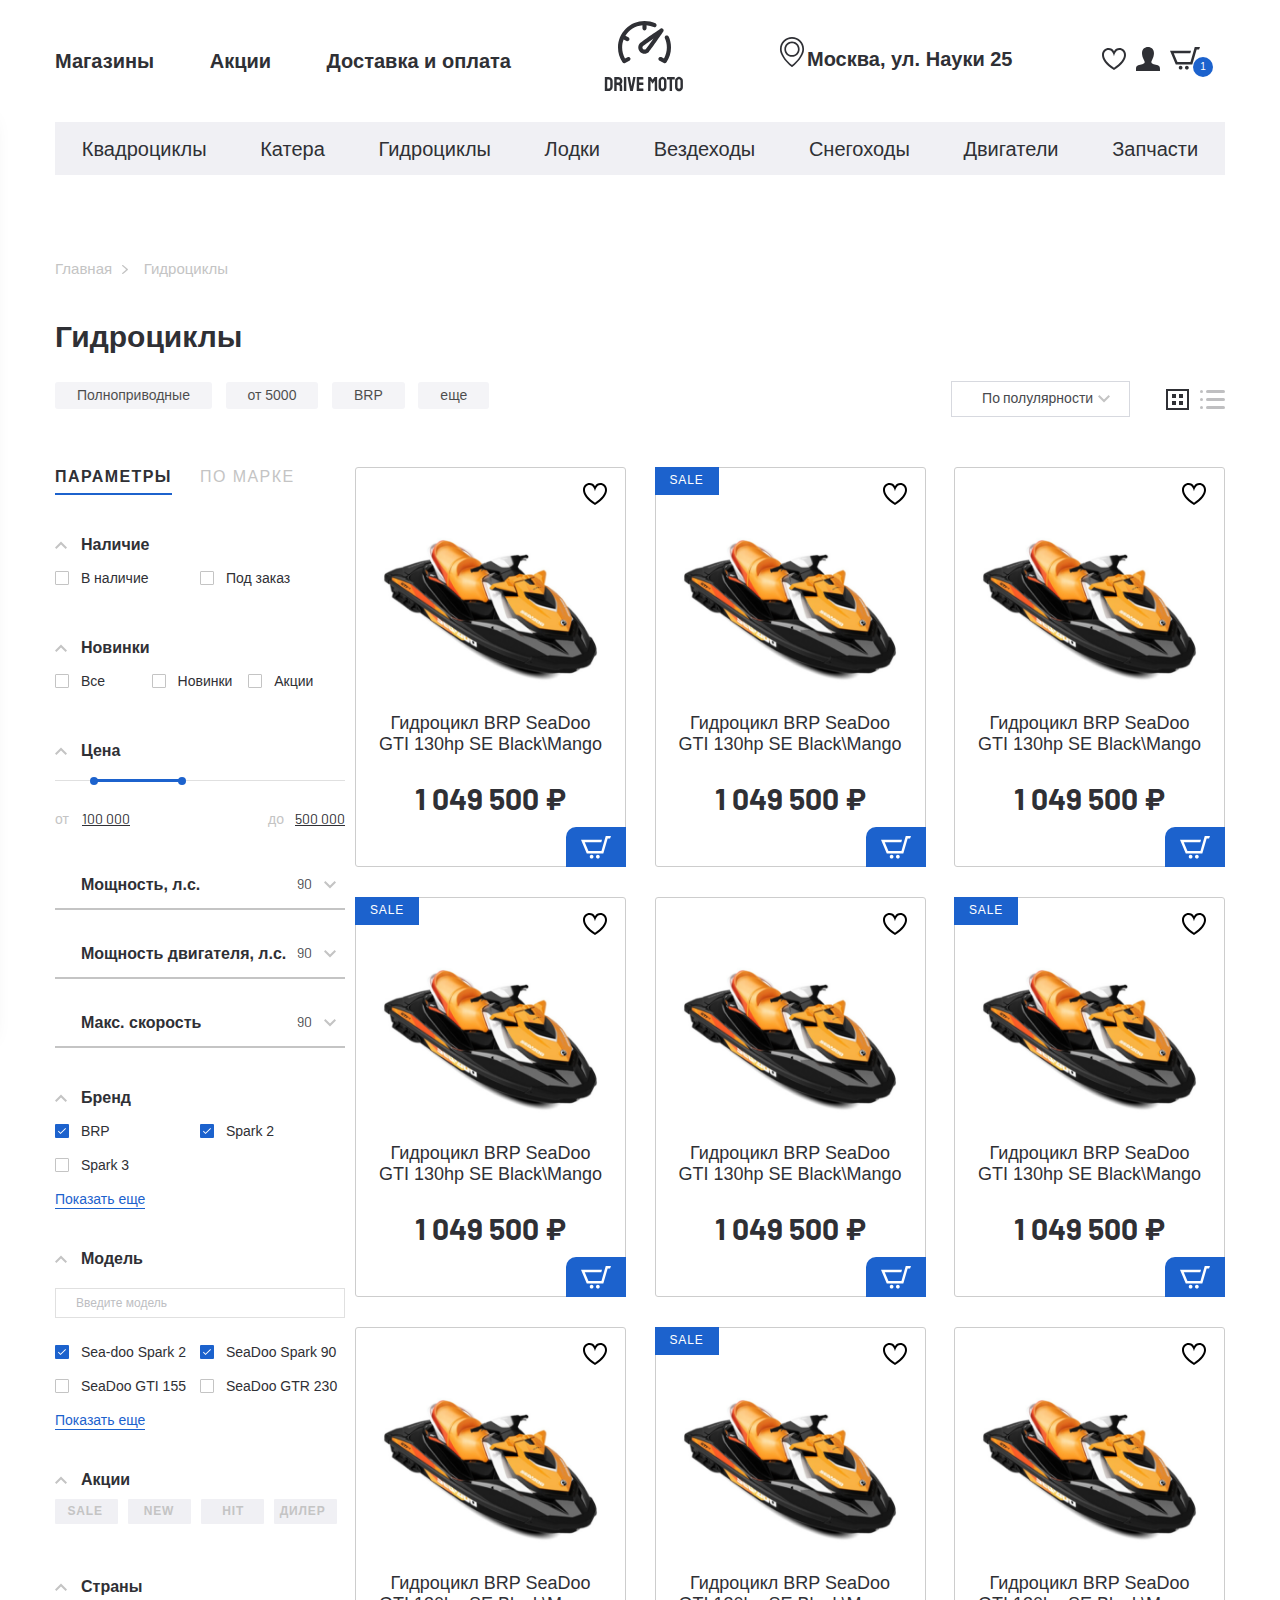
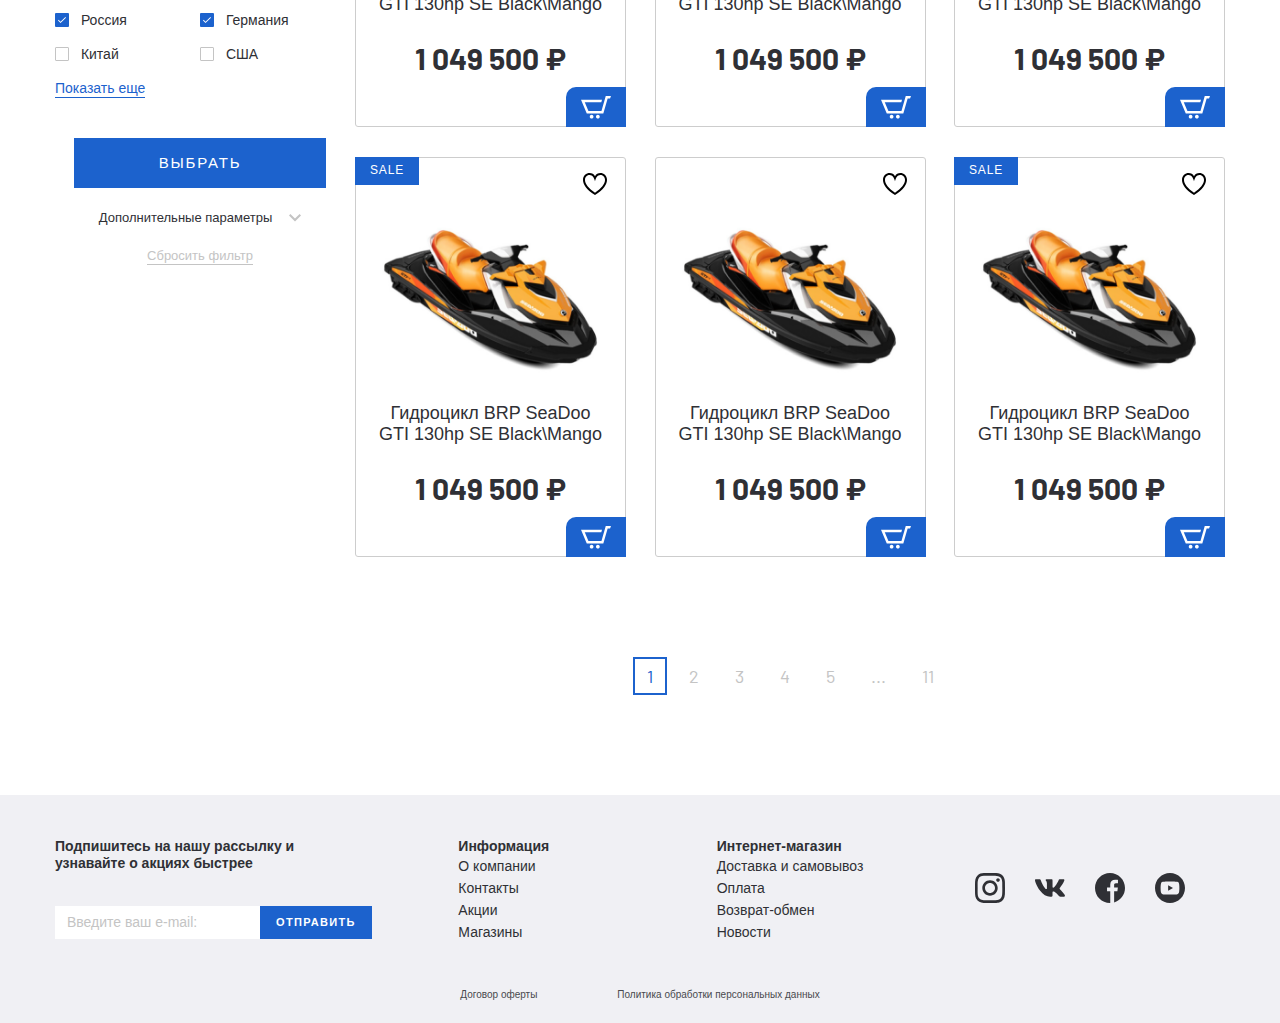
<file: catalog.html>
<!DOCTYPE html>
<html lang="ru">
<head>
  <meta charset="UTF-8">
  <meta name="viewport" content="width=device-width, initial-scale=1.0">
  <meta http-equiv="X-UA-Compatible" content="ie=edge">
  <title>Document</title>
  <link rel="stylesheet" href="css/normalize.css">
  <link rel="stylesheet" href="css/slick.css">
  <link rel="stylesheet" href="css/ion.rangeSlider.min.css">
  <link rel="stylesheet" href="css/jquery.formstyler.css">
  <link rel="stylesheet" href="css/jquery.formstyler.theme.css">
  <link rel="stylesheet" href="css/jquery.rateyo.min.css">
  <link rel="stylesheet" href="css/fonts.css">
  <link rel="preconnect" href="https://fonts.googleapis.com">
  <link rel="preconnect" href="https://fonts.gstatic.com" crossorigin>
  <link href="https://fonts.googleapis.com/css2?family=Barlow:wght@400;700&display=swap" rel="stylesheet">
  <link rel="stylesheet" href="css/style.css">
  <link rel="stylesheet" href="css/media.css">
</head>
<body>
  <header class="header">
    <div class="heder__top">
      <div class="container">
        <div class="header__top-inner">
          <nav class="menu">
            <button class="menu__btn">
              <div class="menu__btn-line"></div>
              <div class="menu__btn-line"></div>
              <div class="menu__btn-line"></div>
            </button>
            <ul class="menu__list">
              <li class="menu__item">
                <a class="menu__link" href="№">
                  Магазины
                </a>
              </li>
              <li class="menu__item">
                <a class="menu__link" href="№">
                  Акции
                </a>
              </li>
              <li class="menu__item">
                <a class="menu__link" href="№">
                  Доставка и оплата
                </a>
              </li>
            </ul>
          </nav>
          <a class="logo" href="#">
            <img class="logo__img" src="images/logo.svg" alt="DRIVE MOTO">
          </a>
          <div class="header__box">
            <p class="header__adress">
              Москва,  ул. Науки  25
            </p>
            <ul class="user-list">
              <li class="user-list__item">
                <a class="user-list__link" href="#">
                  <img src="images/heart.svg" alt="">
                </a>
              </li>
              <li class="user-list__item">
                <a class="user-list__link" href="#">
                  <img src="images/user.svg" alt="">
                </a>                
              </li>
              <li class="user-list__item">
                <a class="user-list__link basket" href="#">
                  <img src="images/basket.svg" alt="">
                  <p class="basket__num">1</p>
                </a>                
              </li>
            </ul>
          </div>
        </div>
      </div>
    </div>

    <ul class="menu-mobile__list">
      <li class="menu-mobile__item">
        <a class="menu-mobile__link" href="#">
          <img class="menu-mobile__img" src="images/user.svg" alt="">
          <p>Войти</p>
        </a>
      </li>
      <li class="menu-mobile__item">
        <a class="menu-mobile__link" href="#">
          <img class="menu-mobile__img" src="images/user.svg" alt="">
          <p>Регистрация</p>
        </a>
      </li>
      <li class="menu-mobile__item">
        <a class="menu-mobile__link" href="#">
          <img class="menu-mobile__img" src="images/heart.svg" alt="">
          <p>Избранное</p>
        </a>
      </li>
      <li class="menu-mobile__item">
        <a class="menu-mobile__link" href="#">
          <img class="menu-mobile__img" src="images/basket.svg" alt="">
          <p>Корзина</p>
        </a>
      </li>
      <li class="menu-mobile__item">
        <a class="menu-mobile__link" href="#">
          <img class="menu-mobile__img" src="images/house.svg" alt="">
          <p>Магазины</p>
        </a>
      </li>
      <li class="menu-mobile__item">
        <a class="menu-mobile__link" href="#">
          <img class="menu-mobile__img" src="images/percent.svg" alt="">
          <p>Акции</p>
        </a>
      </li>
      <li class="menu-mobile__item">
        <a class="menu-mobile__link" href="#">
          <img class="menu-mobile__img" src="images/box.svg" alt="">
          <p>Доставка и оплата</p>
        </a>
      </li>

      <li class="menu-mobile__item">
        <a class="menu-mobile__link" href="#">
          <p>Квадроциклы</p>
        </a>
      </li>
      <li class="menu-mobile__item">
        <a class="menu-mobile__link" href="#">
          <p>Катера</p>
        </a>
      </li>
      <li class="menu-mobile__item">
        <a class="menu-mobile__link" href="#">
          <p>Гидроциклы</p>
        </a>
      </li>
      <li class="menu-mobile__item">
        <a class="menu-mobile__link" href="#">
          <p>Лодки</p>
        </a>
      </li>
      <li class="menu-mobile__item">
        <a class="menu-mobile__link" href="#">
          <p>Вездеходы</p>
        </a>
      </li>
      <li class="menu-mobile__item">
        <a class="menu-mobile__link" href="#">
          <p>Снегоходы</p>
        </a>
      </li>
      <li class="menu-mobile__item">
        <a class="menu-mobile__link" href="#">
          <p>Двигатели</p>
        </a>
      </li>
      <li class="menu-mobile__item">
        <a class="menu-mobile__link" href="#">
          <p>Запчасти</p>
        </a>
      </li>
    </ul>
    
    <div class="menu__mobile-linewrapper">
      <ul class="menu__mobile-line">
        <li class="menu__item">
          <a class="menu__link" href="№">
            Магазины
          </a>
        </li>
        <li class="menu__item">
          <a class="menu__link" href="№">
            Акции
          </a>
        </li>
        <li class="menu__item">
          <a class="menu__link" href="№">
            Доставка и оплата
          </a>
        </li>
      </ul>
    </div>

    <div class="header__bottom">
      <div class="container">
        <ul class="menu-categories">
          <li class="menu-categories__item">
            <a href="#" class="menu-categories__link">
              Квадроциклы
          </a>
          </li>
          <li class="menu-categories__item">
            <a class="menu-categories__link" href="#">
              Катера
          </a>
          </li>
          <li class="menu-categories__item">
            <a class="menu-categories__link" href="#">
              Гидроциклы
          </a>
          </li>
          <li class="menu-categories__item">
            <a class="menu-categories__link" href="#">
              Лодки
          </a>
          </li>
          <li class="menu-categories__item">
            <a class="menu-categories__link" href="#">
              Вездеходы
          </a>
          </li>
          <li class="menu-categories__item">
            <a class="menu-categories__link" href="#">
              Снегоходы
          </a>
          </li>
          <li class="menu-categories__item">
            <a class="menu-categories__link" href="#">
              Двигатели
          </a>
          </li>
          <li class="menu-categories__item">
            <a class="menu-categories__link" href="#">
              Запчасти
          </a>
          </li>
        </ul>
  </div>
    </div>
  </header>

  <div class="breadcrumbs">
    <div class="container">
      <div class="breadcrumbs__inner">
        <ul class="breadcrumbs__list mobile-overflow">
        <li class="breadcrumbs__list-item">
          <a href="#">Главная</a>
        </li>
        <li class="breadcrumbs__list-item">
          <a href="#">Гидроциклы</a>
        </li>
      </ul>
    </div>
    </div>
  </div>

  <section class="catalog">
    <div class="container">
      <h2 class="catalog__title">
        Гидроциклы
      </h2>
      <div class="catalog__filter">
        <div class="catalog__filter-itemsinner">
          <div class="catalog__filter-items mobile-overflow">
            <button>Полноприводные</button>
            <button>от 5000</button>
            <button>BRP</button>
            <button>еще</button>
          </div>
        </div>
        <div class="catalog__filter-btn">
          <select class="filter-style select-item">
            <option value="">По полулярности</option>
            <option value="">2</option>
            <option value="">3</option>
          </select>
          <button class="catalog__filter-btngrid catalog__filter-button catalog__filter-button--active">
            <svg width="23" height="21" viewBox="0 0 23 21" fill="none" xmlns="http://www.w3.org/2000/svg">
              <rect x="1" y="1" width="21" height="19" stroke="#2F3035" stroke-width="2"/>
              <rect x="7" y="6" width="2" height="2" fill="#2F3035" stroke="#2F3035" stroke-width="2"/>
              <rect x="7" y="13" width="2" height="2" fill="#2F3035" stroke="#2F3035" stroke-width="2"/>
              <rect x="14" y="6" width="2" height="2" fill="#2F3035" stroke="#2F3035" stroke-width="2"/>
              <rect x="14" y="13" width="2" height="2" fill="#2F3035" stroke="#2F3035" stroke-width="2"/>
              </svg>
          </button>
          <button class="catalog__filter-btnline catalog__filter-button">
            <svg width="25" height="19" viewBox="0 0 25 19" fill="none" xmlns="http://www.w3.org/2000/svg">
              <g opacity="1">
              <rect x="6" width="19" height="3" rx="1.5" fill="#2F3035"/>
              <rect x="6" y="8" width="19" height="3" rx="1.5" fill="#2F3035"/>
              <rect x="6" y="16" width="19" height="3" rx="1.5" fill="#2F3035"/>
              <rect width="3" height="3" rx="1.5" fill="#2F3035"/>
              <rect y="8" width="3" height="3" rx="1.5" fill="#2F3035"/>
              <rect y="16" width="3" height="3" rx="1.5" fill="#2F3035"/>
              </g>
              </svg>
          </button>
        </div>
      </div>

      <div class="catalog__inner">
        <div class="aside__btn">
          Фильтр
        </div>

        <aside class="catalog__inner-aside aside-filter">
          <div class="tabs-wrapper tabs-wrapper--no-scroll">
            <div class="tabs aside-filter__tabs">
              <a class="tab aside-filter__tab tab--active" href="#filter-1"><span>Параметры</span></a>
              <a class="tab aside-filter__tab" href="#filter-2"><span>по марке</span></a>
            </div>
            <div class="tabs-container">
              <div id="filter-1" class="tabs-content aside-filter__tabs-content tabs-content--active">

                <form class="aside-filter__form">
                  <ul class="aside-filter__list">

                    <li class="aside-filter__item-drop">
                      <p class="aside-filter__item-title filter__item-drop filter__item-drop--active">Наличие</p>
                      <div class="aside-filter__content">
                        <div class="aside-filter__content-box">
                          <label class="aside-filter__content-label">
                            <input class="filter-style" type="checkbox">
                            В наличие
                          </label>
                        </div>                        
                        <div class="aside-filter__content-box">
                          <label class="aside-filter__content-label">
                            <input class="filter-style" type="checkbox">
                            Под заказ
                          </label>
                        </div>
                      </div>
                    </li>

                    <li class="aside-filter__item-drop">
                      <p class="aside-filter__item-title filter__item-drop filter__item-drop--active">Новинки</p>
                      <div class="aside-filter__content aside-filter__content-radio">
                        <div class="aside-filter__content-box">
                          <label class="aside-filter__content-label">
                            <input class="filter-style" name="radio" type="radio">
                            Все
                          </label>
                        </div>                        
                        <div class="aside-filter__content-box">
                          <label class="aside-filter__content-label">
                            <input class="filter-style" name="radio" type="radio">
                            Новинки
                          </label>
                        </div>
                        <div class="aside-filter__content-box">
                          <label class="aside-filter__content-label">
                            <input class="filter-style" name="radio" type="radio">
                            Акции
                          </label>
                        </div>
                      </div>
                    </li>

                    <li class="aside-filter__item-drop">
                      <p class="aside-filter__item-title filter__item-drop filter__item-drop--active">Цена</p>
                      <div class="aside-filter__content"> 
                        <input type="text" class="js-range-slider"            name="my_range" value=""
                        data-min="100000"
                        data-max="500000"
                        data-from="150000"
                        data-to="275000"
                        />
                      </div>
                    </li>

                    <li class="aside-filter__item-list">
                      <div class="filter__item-list">
                        <p class="filter__item-listtitle">
                          Мощность, л.с.
                        </p>
                        <select class="filter-style filter__item-listselect">
                          <option>90</option>
                          <option>130</option>
                          <option>154</option>
                          <option>230</option>
                          <option>300</option>
                        </select>
                      </div>

                      <div class="filter__item-list">
                        <p class="filter__item-listtitle">
                          Мощность двигателя, л.с.
                        </p>
                        <select class="filter-style filter__item-listselect">
                          <option>90</option>
                          <option>130</option>
                          <option>154</option>
                          <option>230</option>
                          <option>300</option>
                        </select>
                      </div>

                      <div class="filter__item-list">
                        <p class="filter__item-listtitle">
                          Макс. скорость
                        </p>
                        <select class="filter-style filter__item-listselect">
                          <option>90</option>
                          <option>130</option>
                          <option>154</option>
                          <option>230</option>
                          <option>300</option>
                        </select>
                      </div>
                    </li>

                    <li class="aside-filter__item-drop">
                      <p class="aside-filter__item-title filter__item-drop filter__item-drop--active">Бренд</p>
                      <div class="aside-filter__content">
                        <div class="aside-filter__content-box">
                          <label class="aside-filter__content-label">
                            <input class="filter-style" type="checkbox" checked>
                            BRP
                          </label>
                        </div>                        
                        <div class="aside-filter__content-box">
                          <label class="aside-filter__content-label">
                            <input class="filter-style" type="checkbox" checked>
                            Spark 2
                          </label>
                        </div>
                        <div class="aside-filter__content-box">
                          <label class="aside-filter__content-label">
                            <input class="filter-style" type="checkbox">
                            Spark 3 
                          </label>
                        </div>
                        <div class="filter-more">
                          <button class="filter-more__btn" href="#">Показать еще</button>
                        </div>
                      </div>
                    </li>

                    <li class="aside-filter__item-drop">
                      <p class="aside-filter__item-title filter__item-drop filter__item-drop--active">Модель</p>
                      <div class="aside-filter__content">
                        <input class="filter-search" type="text" placeholder="Введите модель ">
                        <div class="aside-filter__content-box">
                          <label class="aside-filter__content-label">
                            <input class="filter-style" type="checkbox" checked>
                            Sea-doo Spark 2
                          </label>
                        </div>                        
                        <div class="aside-filter__content-box">
                          <label class="aside-filter__content-label">
                            <input class="filter-style" type="checkbox" checked>
                            SeaDoo Spark 90 
                          </label>
                        </div>
                        <div class="aside-filter__content-box">
                          <label class="aside-filter__content-label">
                            <input class="filter-style" type="checkbox">
                            SeaDoo GTI 155 
                          </label>
                        </div>
                        <div class="aside-filter__content-box">
                          <label class="aside-filter__content-label">
                            <input class="filter-style" type="checkbox">
                            SeaDoo GTR 230 
                          </label>
                        </div>
                        <div class="filter-more">
                          <button class="filter-more__btn" href="#">Показать еще</button>
                        </div>
                      </div>
                    </li>

                    <li class="aside-filter__item-drop btn-checked">
                      <p class="aside-filter__item-title filter__item-drop filter__item-drop--active">Акции</p>
                      <div class="aside-filter__content">
                        <div class="aside-filter__content-box">
                          <label class="aside-filter__content-label">
                            <input class="filter-style" type="checkbox">
                            <span class="btn-checked__text">SALE</span>
                          </label>
                        </div>                        
                        <div class="aside-filter__content-box">
                          <label class="aside-filter__content-label">
                            <input class="filter-style" type="checkbox">
                            <span class="btn-checked__text">NEW</span>
                          </label>
                        </div>
                        <div class="aside-filter__content-box">
                          <label class="aside-filter__content-label">
                            <input class="filter-style" type="checkbox">
                            <span class="btn-checked__text">HIT</span>
                          </label>
                        </div>                        
                        <div class="aside-filter__content-box">
                          <label class="aside-filter__content-label">
                            <input class="filter-style" type="checkbox">
                            <span class="btn-checked__text">ДИЛЕР</span>
                          </label>
                        </div>
                      </div>
                    </li>

                    <li class="aside-filter__item-drop">
                      <p class="aside-filter__item-title filter__item-drop filter__item-drop--active">Страны</p>
                      <div class="aside-filter__content">
                        <div class="aside-filter__content-box">
                          <label class="aside-filter__content-label">
                            <input class="filter-style" type="checkbox" checked>
                            Россия
                          </label>
                        </div>                        
                        <div class="aside-filter__content-box">
                          <label class="aside-filter__content-label">
                            <input class="filter-style" type="checkbox" checked>
                            Германия
                          </label>
                        </div>
                        <div class="aside-filter__content-box">
                          <label class="aside-filter__content-label">
                            <input class="filter-style" type="checkbox">
                            Китай
                          </label>
                        </div>
                        <div class="aside-filter__content-box">
                          <label class="aside-filter__content-label">
                            <input class="filter-style" type="checkbox">
                            CША
                          </label>
                        </div>
                        <div class="filter-more">
                          <button class="filter-more__btn" href="#">Показать еще</button>
                        </div>
                      </div>
                    </li>

                    <li class="aside-filter__item-drop aside-filter__item-btn">
                      <button class="filter-btn__send filter-btn__send--active" type="submit">ВЫБРАТЬ</button>
                      <p class="filter__extra">Дополнительные параметры</p>
                      <div class="filter__extra-content">more</div>
                      <button class="filter-btn__reset" type="submit">Сбросить фильтр</button>
                    </li>

                  </ul>
                </form>

              </div>
              <div id="filter-2" class="tabs-content aside-filter__tabs-content">content-2</div>
            </div>
          </div>
        </aside>
        <div class="catalog__inner-list">

          <div class="product-item__wrapper">
            <button class="product-item__favorite"></button>
            <button class="product-item__basket">
              <img src="images/basket-white.svg" alt="">
            </button>
            <a class="product-item__notify-link" href="#">Сообщить о поступлении</a>
            <a class="product-item" href="#">
              <p class="product-item__hover-text">
                посмотреть товар
              </p> 
              <img class="product-item__img" src="images/content/gidrotsikl-1.png" alt="">
              <h4 class="product-item__title">Гидроцикл BRP SeaDoo GTI 130hp SE Black\Mango</h4>
              <p class="price product-item__price">1 049 500 ₽</p>
              <p class="product-item__notify-text">нет в наличии</p>
            </a>
          </div>

          <div class="product-item__wrapper">
            <button class="product-item__favorite"></button>
            <button class="product-item__basket">
              <img src="images/basket-white.svg" alt="">
            </button>
            <a class="product-item__notify-link" href="#">Сообщить о поступлении</a>
            <a class="product-item product-item-sale" href="#">
              <p class="product-item__hover-text">
                посмотреть товар
              </p> 
              <img class="product-item__img" src="images/content/gidrotsikl-1.png" alt="">
              <h4 class="product-item__title">Гидроцикл BRP SeaDoo GTI 130hp SE Black\Mango</h4>
              <p class="price product-item__price">1 049 500 ₽</p>
              <p class="product-item__notify-text">нет в наличии</p>
            </a>
          </div>

          <div class="product-item__wrapper">
            <button class="product-item__favorite"></button>
            <button class="product-item__basket">
              <img src="images/basket-white.svg" alt="">
            </button>
            <a class="product-item__notify-link" href="#">Сообщить о поступлении</a>
            <a class="product-item" href="#">
              <p class="product-item__hover-text">
                посмотреть товар
              </p> 
              <img class="product-item__img" src="images/content/gidrotsikl-1.png" alt="">
              <h4 class="product-item__title">Гидроцикл BRP SeaDoo GTI 130hp SE Black\Mango</h4>
              <p class="price product-item__price">1 049 500 ₽</p>
              <p class="product-item__notify-text">нет в наличии</p>
            </a>
          </div>

          <div class="product-item__wrapper">
            <button class="product-item__favorite"></button>
            <button class="product-item__basket">
              <img src="images/basket-white.svg" alt="">
            </button>
            <a class="product-item__notify-link" href="#">Сообщить о поступлении</a>
            <a class="product-item product-item-sale" href="#">
              <p class="product-item__hover-text">
                посмотреть товар
              </p> 
              <img class="product-item__img" src="images/content/gidrotsikl-1.png" alt="">
              <h4 class="product-item__title">Гидроцикл BRP SeaDoo GTI 130hp SE Black\Mango</h4>
              <p class="price product-item__price">1 049 500 ₽</p>
              <p class="product-item__notify-text">нет в наличии</p>
            </a>
          </div>

          <div class="product-item__wrapper">
            <button class="product-item__favorite"></button>
            <button class="product-item__basket">
              <img src="images/basket-white.svg" alt="">
            </button>
            <a class="product-item__notify-link" href="#">Сообщить о поступлении</a>
            <a class="product-item" href="#">
              <p class="product-item__hover-text">
                посмотреть товар
              </p> 
              <img class="product-item__img" src="images/content/gidrotsikl-1.png" alt="">
              <h4 class="product-item__title">Гидроцикл BRP SeaDoo GTI 130hp SE Black\Mango</h4>
              <p class="price product-item__price">1 049 500 ₽</p>
              <p class="product-item__notify-text">нет в наличии</p>
            </a>
          </div>

          <div class="product-item__wrapper">
            <button class="product-item__favorite"></button>
            <button class="product-item__basket">
              <img src="images/basket-white.svg" alt="">
            </button>
            <a class="product-item__notify-link" href="#">Сообщить о поступлении</a>
            <a class="product-item product-item-sale" href="#">
              <p class="product-item__hover-text">
                посмотреть товар
              </p> 
              <img class="product-item__img" src="images/content/gidrotsikl-1.png" alt="">
              <h4 class="product-item__title">Гидроцикл BRP SeaDoo GTI 130hp SE Black\Mango</h4>
              <p class="price product-item__price">1 049 500 ₽</p>
              <p class="product-item__notify-text">нет в наличии</p>
            </a>
          </div>

          <div class="product-item__wrapper">
            <button class="product-item__favorite"></button>
            <button class="product-item__basket">
              <img src="images/basket-white.svg" alt="">
            </button>
            <a class="product-item__notify-link" href="#">Сообщить о поступлении</a>
            <a class="product-item" href="#">
              <p class="product-item__hover-text">
                посмотреть товар
              </p> 
              <img class="product-item__img" src="images/content/gidrotsikl-1.png" alt="">
              <h4 class="product-item__title">Гидроцикл BRP SeaDoo GTI 130hp SE Black\Mango</h4>
              <p class="price product-item__price">1 049 500 ₽</p>
              <p class="product-item__notify-text">нет в наличии</p>
            </a>
          </div>

          <div class="product-item__wrapper">
            <button class="product-item__favorite"></button>
            <button class="product-item__basket">
              <img src="images/basket-white.svg" alt="">
            </button>
            <a class="product-item__notify-link" href="#">Сообщить о поступлении</a>
            <a class="product-item product-item-sale" href="#">
              <p class="product-item__hover-text">
                посмотреть товар
              </p> 
              <img class="product-item__img" src="images/content/gidrotsikl-1.png" alt="">
              <h4 class="product-item__title">Гидроцикл BRP SeaDoo GTI 130hp SE Black\Mango</h4>
              <p class="price product-item__price">1 049 500 ₽</p>
              <p class="product-item__notify-text">нет в наличии</p>
            </a>
          </div>

          <div class="product-item__wrapper">
            <button class="product-item__favorite"></button>
            <button class="product-item__basket">
              <img src="images/basket-white.svg" alt="">
            </button>
            <a class="product-item__notify-link" href="#">Сообщить о поступлении</a>
            <a class="product-item" href="#">
              <p class="product-item__hover-text">
                посмотреть товар
              </p> 
              <img class="product-item__img" src="images/content/gidrotsikl-1.png" alt="">
              <h4 class="product-item__title">Гидроцикл BRP SeaDoo GTI 130hp SE Black\Mango</h4>
              <p class="price product-item__price">1 049 500 ₽</p>
              <p class="product-item__notify-text">нет в наличии</p>
            </a>
          </div>

          <div class="product-item__wrapper">
            <button class="product-item__favorite"></button>
            <button class="product-item__basket">
              <img src="images/basket-white.svg" alt="">
            </button>
            <a class="product-item__notify-link" href="#">Сообщить о поступлении</a>
            <a class="product-item product-item-sale" href="#">
              <p class="product-item__hover-text">
                посмотреть товар
              </p> 
              <img class="product-item__img" src="images/content/gidrotsikl-1.png" alt="">
              <h4 class="product-item__title">Гидроцикл BRP SeaDoo GTI 130hp SE Black\Mango</h4>
              <p class="price product-item__price">1 049 500 ₽</p>
              <p class="product-item__notify-text">нет в наличии</p>
            </a>
          </div>

          <div class="product-item__wrapper">
            <button class="product-item__favorite"></button>
            <button class="product-item__basket">
              <img src="images/basket-white.svg" alt="">
            </button>
            <a class="product-item__notify-link" href="#">Сообщить о поступлении</a>
            <a class="product-item" href="#">
              <p class="product-item__hover-text">
                посмотреть товар
              </p> 
              <img class="product-item__img" src="images/content/gidrotsikl-1.png" alt="">
              <h4 class="product-item__title">Гидроцикл BRP SeaDoo GTI 130hp SE Black\Mango</h4>
              <p class="price product-item__price">1 049 500 ₽</p>
              <p class="product-item__notify-text">нет в наличии</p>
            </a>
          </div>

          <div class="product-item__wrapper">
            <button class="product-item__favorite"></button>
            <button class="product-item__basket">
              <img src="images/basket-white.svg" alt="">
            </button>
            <a class="product-item__notify-link" href="#">Сообщить о поступлении</a>
            <a class="product-item product-item-sale" href="#">
              <p class="product-item__hover-text">
                посмотреть товар
              </p> 
              <img class="product-item__img" src="images/content/gidrotsikl-1.png" alt="">
              <h4 class="product-item__title">Гидроцикл BRP SeaDoo GTI 130hp SE Black\Mango</h4>
              <p class="price product-item__price">1 049 500 ₽</p>
              <p class="product-item__notify-text">нет в наличии</p>
            </a>
          </div>

          <div class="pagination">
            <ul class="pagination-list">
              <li class="pagination-list__item active"><a href="#">1</a></li>
              <li class="pagination-list__item"><a href="#">2</a></li>
              <li class="pagination-list__item"><a href="#">3</a></li>
              <li class="pagination-list__item"><a href="#">4</a></li>
              <li class="pagination-list__item"><a href="#">5</a></li>
              <li class="pagination-list__item pagination-list__item--dots"><a href="#"><span>...</span></a></li>
              <li class="pagination-list__item"><a href="#">11</a></li>
            </ul>
          </div>

        </div>
      </div>
    </div>
  </section>


  <footer class="footer">
    <div class="container">
      <div class="footer__top">
        <div class="footer__top-inner">
          <div class="footer__top-item footer__top-newaletter">
            <h6 class="footer__top-title">
              Подпишитесь на нашу рассылку и узнавайте о акциях быстрее
            </h6>
            <form class="footer-form">
              <input class="footer-form__input" type="text" placeholder="Введите ваш e-mail:">
              <button class="footer-form__btn" type="submit">Отправить</button>
            </form>
          </div>
          <div class="footer__top-item footer__top-itemdrop">
            <h6 class="footer__top-title footer__topdrop">
              Информация
            </h6>
            <ul class="footer-list">
              <li class="footer-list__item"><a href="#">О компании</a></li>
              <li class="footer-list__item"><a href="#">Контакты</a></li>
              <li class="footer-list__item"><a href="#">Акции</a></li>
              <li class="footer-list__item"><a href="#">Магазины</a></li>
            </ul>
          </div>
          <div class="footer__top-item">
            <h6 class="footer__top-title footer__topdrop">
              Интернет-магазин
            </h6>
            <ul class="footer-list">
              <li class="footer-list__item"><a href="#">Доставка и самовывоз</a></li>
              <li class="footer-list__item"><a href="#">Оплата</a></li>
              <li class="footer-list__item"><a href="#">Возврат-обмен</a></li>
              <li class="footer-list__item"><a href="#">Новости</a></li>
            </ul>
          </div>
          <div class="footer__top-item footer__top-social">
            <ul class="social-list">
              <li class="social-list__item"><a href="#">
                <img src="images/instagram.svg" alt="">
              </a></li>
              <li class="social-list__item"><a href="#">
                <img src="images/vkontakte.svg" alt="">
              </a></li>
              <li class="social-list__item"><a href="#">
                <img src="images/facebook.svg" alt="">
              </a></li>
              <li class="social-list__item"><a href="#">
                <img src="images/youtube.svg" alt="">
              </a></li>
            </ul>
          </div>
        </div>
      </div>
      <div class="footer__bottom">
        <a class="footer__bottom-link" href="#">Договор оферты</a>
        <a class="footer__bottom-link" href="#">Политика обработки персональных данных</a>
      </div>
    </div>
  </footer>
  

  <script src="https://ajax.googleapis.com/ajax/libs/jquery/3.4.1/jquery.min.js"></script>
  <script src="js/slick.min.js"></script>
  <script src="js/ion.rangeSlider.min.js"></script>
  <script src="js/jquery.formstyler.min.js"></script>
  <script src="js/jquery.rateyo.min.js"></script>
  <script src="js/main.js"></script>
</body>
</html>
</file>
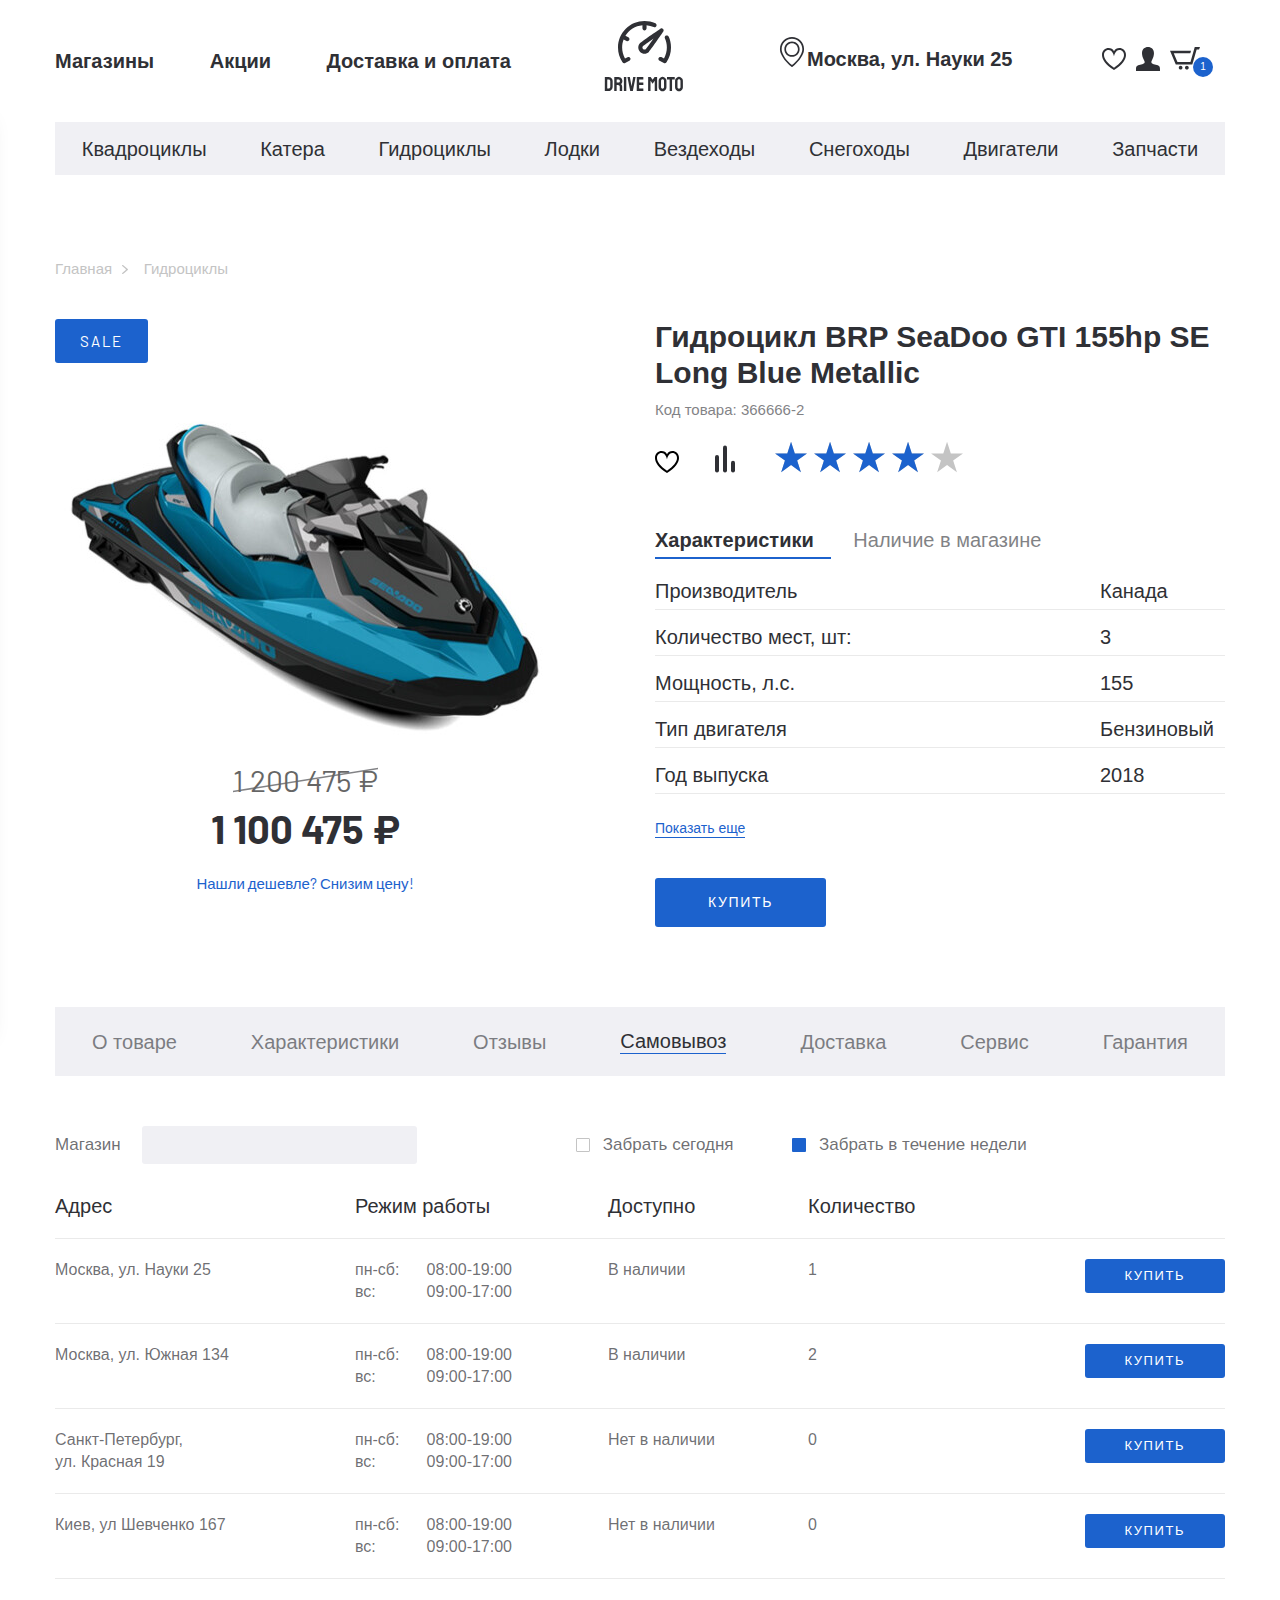
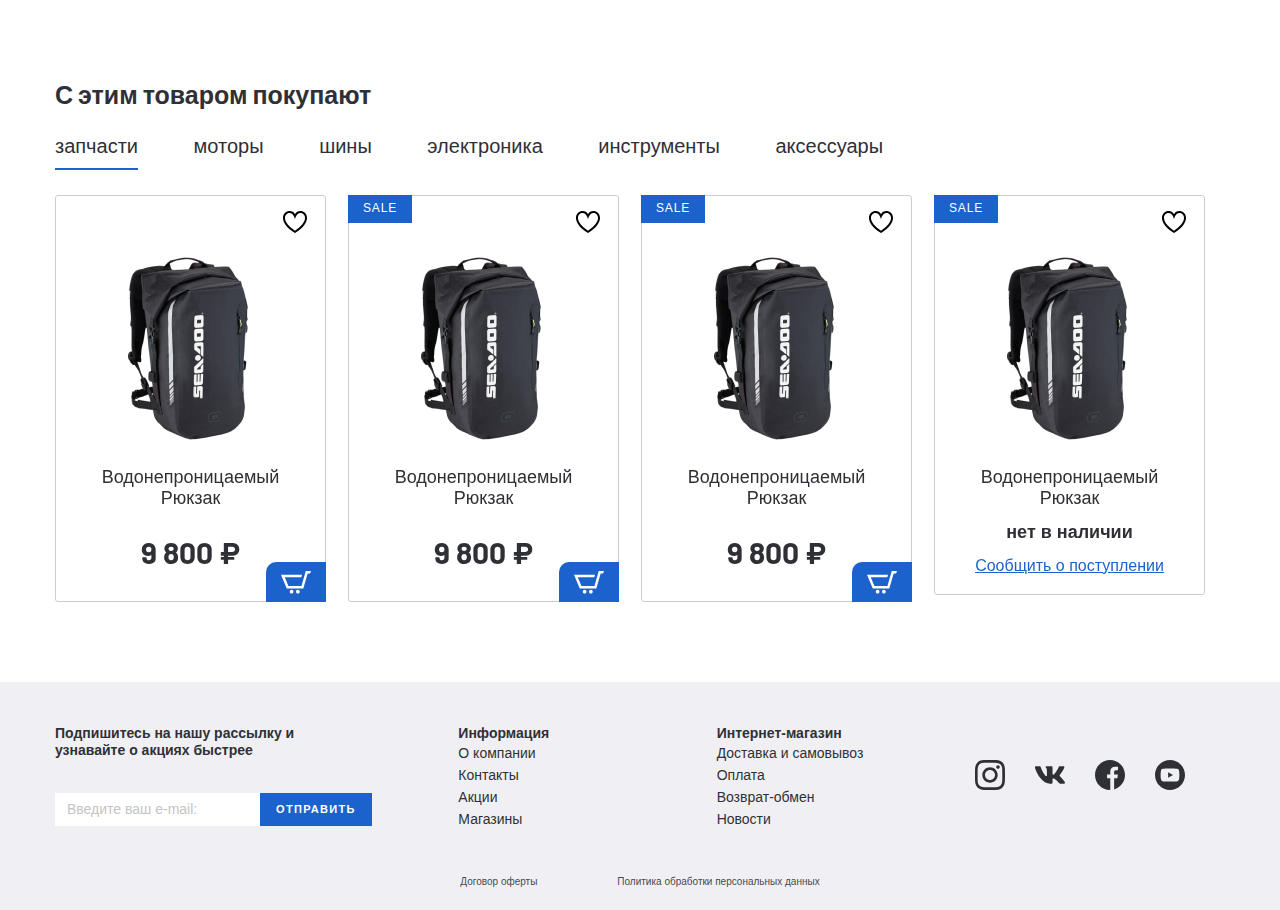
<file: product-page.html>
<!DOCTYPE html>
<html lang="ru">
<head>
  <meta charset="UTF-8">
  <meta name="viewport" content="width=device-width, initial-scale=1.0">
  <meta http-equiv="X-UA-Compatible" content="ie=edge">
  <title>Document</title>
  <link rel="stylesheet" href="css/normalize.css">
  <link rel="stylesheet" href="css/slick.css">
  <link rel="stylesheet" href="css/ion.rangeSlider.min.css">
  <link rel="stylesheet" href="css/jquery.formstyler.css">
  <link rel="stylesheet" href="css/jquery.formstyler.theme.css">
  <link rel="stylesheet" href="css/jquery.rateyo.min.css">
  <link rel="stylesheet" href="css/fonts.css">
  <link rel="preconnect" href="https://fonts.googleapis.com">
  <link rel="preconnect" href="https://fonts.gstatic.com" crossorigin>
  <link href="https://fonts.googleapis.com/css2?family=Barlow:wght@400;700&display=swap" rel="stylesheet">
  <link rel="stylesheet" href="css/style.css">
  <link rel="stylesheet" href="css/media.css">
</head>
<body>
  <header class="header">
    <div class="heder__top">
      <div class="container">
        <div class="header__top-inner">
          <nav class="menu">
            <button class="menu__btn">
              <div class="menu__btn-line"></div>
              <div class="menu__btn-line"></div>
              <div class="menu__btn-line"></div>
            </button>
            <ul class="menu__list">
              <li class="menu__item">
                <a class="menu__link" href="№">
                  Магазины
                </a>
              </li>
              <li class="menu__item">
                <a class="menu__link" href="№">
                  Акции
                </a>
              </li>
              <li class="menu__item">
                <a class="menu__link" href="№">
                  Доставка и оплата
                </a>
              </li>
            </ul>
          </nav>
          <a class="logo" href="#">
            <img class="logo__img" src="images/logo.svg" alt="DRIVE MOTO">
          </a>
          <div class="header__box">
            <p class="header__adress">
              Москва,  ул. Науки  25
            </p>
            <ul class="user-list">
              <li class="user-list__item">
                <a class="user-list__link" href="#">
                  <img src="images/heart.svg" alt="">
                </a>
              </li>
              <li class="user-list__item">
                <a class="user-list__link" href="#">
                  <img src="images/user.svg" alt="">
                </a>                
              </li>
              <li class="user-list__item">
                <a class="user-list__link basket" href="#">
                  <img src="images/basket.svg" alt="">
                  <p class="basket__num">1</p>
                </a>                
              </li>
            </ul>
          </div>
        </div>
      </div>
    </div>

    <ul class="menu-mobile__list">
      <li class="menu-mobile__item">
        <a class="menu-mobile__link" href="#">
          <img class="menu-mobile__img" src="images/user.svg" alt="">
          <p>Войти</p>
        </a>
      </li>
      <li class="menu-mobile__item">
        <a class="menu-mobile__link" href="#">
          <img class="menu-mobile__img" src="images/user.svg" alt="">
          <p>Регистрация</p>
        </a>
      </li>
      <li class="menu-mobile__item">
        <a class="menu-mobile__link" href="#">
          <img class="menu-mobile__img" src="images/heart.svg" alt="">
          <p>Избранное</p>
        </a>
      </li>
      <li class="menu-mobile__item">
        <a class="menu-mobile__link" href="#">
          <img class="menu-mobile__img" src="images/basket.svg" alt="">
          <p>Корзина</p>
        </a>
      </li>
      <li class="menu-mobile__item">
        <a class="menu-mobile__link" href="#">
          <img class="menu-mobile__img" src="images/house.svg" alt="">
          <p>Магазины</p>
        </a>
      </li>
      <li class="menu-mobile__item">
        <a class="menu-mobile__link" href="#">
          <img class="menu-mobile__img" src="images/percent.svg" alt="">
          <p>Акции</p>
        </a>
      </li>
      <li class="menu-mobile__item">
        <a class="menu-mobile__link" href="#">
          <img class="menu-mobile__img" src="images/box.svg" alt="">
          <p>Доставка и оплата</p>
        </a>
      </li>

      <li class="menu-mobile__item">
        <a class="menu-mobile__link" href="#">
          <p>Квадроциклы</p>
        </a>
      </li>
      <li class="menu-mobile__item">
        <a class="menu-mobile__link" href="#">
          <p>Катера</p>
        </a>
      </li>
      <li class="menu-mobile__item">
        <a class="menu-mobile__link" href="#">
          <p>Гидроциклы</p>
        </a>
      </li>
      <li class="menu-mobile__item">
        <a class="menu-mobile__link" href="#">
          <p>Лодки</p>
        </a>
      </li>
      <li class="menu-mobile__item">
        <a class="menu-mobile__link" href="#">
          <p>Вездеходы</p>
        </a>
      </li>
      <li class="menu-mobile__item">
        <a class="menu-mobile__link" href="#">
          <p>Снегоходы</p>
        </a>
      </li>
      <li class="menu-mobile__item">
        <a class="menu-mobile__link" href="#">
          <p>Двигатели</p>
        </a>
      </li>
      <li class="menu-mobile__item">
        <a class="menu-mobile__link" href="#">
          <p>Запчасти</p>
        </a>
      </li>
    </ul>
    
    <div class="menu__mobile-linewrapper">
      <ul class="menu__mobile-line">
        <li class="menu__item">
          <a class="menu__link" href="№">
            Магазины
          </a>
        </li>
        <li class="menu__item">
          <a class="menu__link" href="№">
            Акции
          </a>
        </li>
        <li class="menu__item">
          <a class="menu__link" href="№">
            Доставка и оплата
          </a>
        </li>
      </ul>
    </div>

    <div class="header__bottom">
      <div class="container">
        <ul class="menu-categories">
          <li class="menu-categories__item">
            <a href="#" class="menu-categories__link">
              Квадроциклы
          </a>
          </li>
          <li class="menu-categories__item">
            <a class="menu-categories__link" href="#">
              Катера
          </a>
          </li>
          <li class="menu-categories__item">
            <a class="menu-categories__link" href="#">
              Гидроциклы
          </a>
          </li>
          <li class="menu-categories__item">
            <a class="menu-categories__link" href="#">
              Лодки
          </a>
          </li>
          <li class="menu-categories__item">
            <a class="menu-categories__link" href="#">
              Вездеходы
          </a>
          </li>
          <li class="menu-categories__item">
            <a class="menu-categories__link" href="#">
              Снегоходы
          </a>
          </li>
          <li class="menu-categories__item">
            <a class="menu-categories__link" href="#">
              Двигатели
          </a>
          </li>
          <li class="menu-categories__item">
            <a class="menu-categories__link" href="#">
              Запчасти
          </a>
          </li>
        </ul>
  </div>
    </div>
  </header>

  <div class="breadcrumbs">
    <div class="container">
      <div class="breadcrumbs__inner">
        <ul class="breadcrumbs__list mobile-overflow">
        <li class="breadcrumbs__list-item">
          <a href="#">Главная</a>
        </li>
        <li class="breadcrumbs__list-item">
          <a href="#">Гидроциклы</a>
        </li>
      </ul>
    </div>
    </div>
  </div>

  <section class="product-card">
    <div class="container">
      <div class="product-card__inner">
        <div class="product-card__img-box product-item-sale">
          <img class="product-card__img" src="images/content/gidrotsikl-large.png" alt="">
          <p class="product-card__price-old">1 200 475 ₽</p>
          <p class="product-card__price-new">1 100 475 ₽</p>
          <a class="product-card__link" href="#">Нашли дешевле? Снизим цену!</a>
          <div class="product-card__btn product-card__btn-mobile">
            <button>купить</button>
          </div>
        </div>
        <div class="product-card__content">
          <h1 class="product-card__title">Гидроцикл BRP SeaDoo GTI 155hp SE Long Blue Metallic</h1>
          <p class="product-card__code">
            Код товара: 	366666-2 
          </p>
          <div class="product-card__buttons">
            <a class="product-card__icon-favorite" href="#">
              <img src="images/favorite.svg" alt="">
            </a>
            <a class="product-card__icon-comparsion" href="#">
              <img src="images/comparsion.svg" alt="">
            </a>
            <a class="rate" href="#">
              <div class="rate-yo" data-rateyo-rating="4"></div>
            </a>
          </div>

          <div class="tabs-wrapper product-card__tabs">
            <div class="tabs">
              <a class="tab product-card__tab tab--active" href="#product-1">Характеристики</a>
              <a class="tab product-card__tab" href="#product-2">Наличие в магазине</a>
            </div>
            <div class="tabs-container">
              <div id="product-1" class="tabs-content product-card__tab-content tabs-content--active">
                <ul class="product-card__list">

                  <li class="product-card__item">
                    <div class="product-card__item-left">Производитель</div>
                    <div class="product-card__item-right">Канада</div>
                  </li>

                  <li class="product-card__item">
                    <div class="product-card__item-left">Количество мест, шт: </div>
                    <div class="product-card__item-right">3</div>
                  </li>

                  <li class="product-card__item">
                    <div class="product-card__item-left">Мощность, л.с.</div>
                    <div class="product-card__item-right">155</div>
                  </li>

                  <li class="product-card__item">
                    <div class="product-card__item-left">Тип двигателя</div>
                    <div class="product-card__item-right">Бензиновый</div>
                  </li>

                  <li class="product-card__item">
                    <div class="product-card__item-left">Год выпуска</div>
                    <div class="product-card__item-right">2018</div>
                  </li>

                </ul>
                <a class="product-card__more" href="#">Показать еще</a>
                <div class="product-card__btn">
                  <button>купить</button>
                </div>
              </div>
              <div id="product-2" class="tabs-content product-card__tab-content">content-2</div>
            </div>
          </div>

        </div>
      </div>
    </div>
  </section>

  <section class="card__tabs">
    <div class="container">
      <div class="tabs-wrapper tabs-wrapper">
        <div class="tabs card__tab-box mobile-overflow">
          <a class="tab card__tab" href="#product-card__tabs-1">О товаре</a>
          <a class="tab card__tab" href="#product-card__tabs-2">Характеристики</a>
          <a class="tab card__tab" href="#product-card__tabs-3">Отзывы</a>
          <a class="tab card__tab tab--active" href="#product-card__tabs-4">Самовывоз</a>
          <a class="tab card__tab" href="#product-card__tabs-5">Доставка</a>
          <a class="tab card__tab" href="#product-card__tabs-6">Cервис</a>
          <a class="tab card__tab" href="#product-card__tabs-7">Гарантия</a>
        </div>
      </div>
        <div class="tabs-container">
          <div id="product-card__tabs-1" class="card__tab-content tabs-content">content</div>
          <div id="product-card__tabs-2" class="card__tab-content tabs-content">content</div>
          <div id="product-card__tabs-3" class="card__tab-content tabs-content">content</div>
          <div id="product-card__tabs-4" class="card__tab-content tabs-content tabs-content--active">
            <form>
              <div class="card__top-line">
                <label class="card__label-search">Магазин
                  <input class="card__input-search" type="text">
                </label>
                <label class="card__label-pickup">
                  <input class="filter-style" type="radio" name="pickup">
                  Забрать сегодня
                </label>
                <label class="card__label-pickup">
                  <input class="filter-style" type="radio" name="pickup" checked>
                  Забрать в течение недели
                </label>
              </div>
              <ul class="card__list">

                <li class="card__list-item card__list-itemtitle">
                  <div class="card__list-address">Адрес</div>
                  <div class="card__list-workhours">Режим работы</div>
                  <div class="card__list-avialabel">Доступно</div>
                  <div class="card__list-num">Количество</div>
                  <div class="card__list-btn"></div>
                </li>

                <li class="card__list-item">
                  <div class="card__list-address">Москва, ул. Науки 25</div>
                  <div class="card__list-workhours">
                    <div class="workhours">
                      <span>пн-сб:</span> 
                      <span>08:00-19:00</span>
                    </div>
                    <div class="workhours">
                      <span>вс:</span> 
                      <span>09:00-17:00</span>
                    </div>
                    
                  </div>
                  <div class="card__list-avialabel">В наличии</div>
                  <div class="card__list-num">1</div>
                  <div class="card__list-btn">
                    <button type="submit">купить</button>
                  </div>
                </li>

                <li class="card__list-item">
                  <div class="card__list-address">Москва, ул.  Южная 134</div>
                  <div class="card__list-workhours">
                    <div class="workhours">
                      <span>пн-сб:</span> 
                      <span>08:00-19:00</span>
                    </div>
                    <div class="workhours">
                      <span>вс:</span> 
                      <span>09:00-17:00</span>
                    </div>
                  </div>
                  <div class="card__list-avialabel">В наличии</div>
                  <div class="card__list-num">2</div>
                  <div class="card__list-btn">
                    <button type="submit">купить</button>
                  </div>
                </li>

                <li class="card__list-item">
                  <div class="card__list-address">Санкт-Петербург,<br> 
                    ул. Красная 19</div>
                  <div class="card__list-workhours">
                    <div class="workhours">
                      <span>пн-сб:</span> 
                      <span>08:00-19:00</span>
                    </div>
                    <div class="workhours">
                      <span>вс:</span> 
                      <span>09:00-17:00</span>
                    </div>
                  </div>
                  <div class="card__list-avialabel">Нет в наличии</div>
                  <div class="card__list-num">0</div>
                  <div class="card__list-btn">
                    <button type="submit">купить</button>
                  </div>
                </li>

                <li class="card__list-item">
                  <div class="card__list-address">Киев, ул Шевченко 167</div>
                  <div class="card__list-workhours">
                    <div class="workhours">
                      <span>пн-сб:</span> 
                      <span>08:00-19:00</span>
                    </div>
                    <div class="workhours">
                      <span>вс:</span> 
                      <span>09:00-17:00</span>
                    </div>
                  </div>
                  <div class="card__list-avialabel">Нет в наличии</div>
                  <div class="card__list-num">0</div>
                  <div class="card__list-btn">
                    <button type="submit">купить</button>
                  </div>
                </li>

              </ul>
            </form>
          </div>
          <div id="product-card__tabs-5" class="card__tab-content tabs-content">content</div>
          <div id="product-card__tabs-6" class="card__tab-content tabs-content">content</div>
          <div id="product-card__tabs-7" class="card__tab-content tabs-content">content</div>
        </div>
      
    </div>
  </section>

  <section class="products page-section">
    <div class="container">
      <div class="products__inner">
        <h4 class="product__title">
          С этим товаром покупают
        </h4>
        <div class="tabs-wrapper">
          <div class="tabs products__tabs mobile-overflow">
            <a class="tab tab--active products__tab" href="#popular-tab-1">запчасти</a>
            <a class="tab products__tab" href="#popular-tab-2">моторы</a>
            <a class="tab products__tab" href="#popular-tab-3">шины </a>
            <a class="tab products__tab" href="#popular-tab-4">электроника</a>
            <a class="tab products__tab" href="#popular-tab-5">инструменты</a>
            <a class="tab products__tab" href="#popular-tab-6">аксессуары </a>
          </div>
        </div>
          <div class="tabs-container products__container">
            <div id="popular-tab-1" class="tabs-content products__content tabs-content--active">
              <div class="product-slider">
                <div class="product-slider__item">
                  <div class="product-item__wrapper">
                    <button class="product-item__favorite"></button>
                    <button class="product-item__basket">
                      <img src="images/basket-white.svg" alt="">
                    </button>
                    <a class="product-item__notify-link" href="#">Сообщить о поступлении</a>
                    <a class="product-item" href="#">
                      <p class="product-item__hover-text">
                        посмотреть товар
                      </p> 
                      <img class="product-item__img" src="images/content/product-1.png" alt="">
                      <h4 class="product-item__title">Водонепроницаемый
                        Рюкзак</h4>
                      <p class="price product-item__price">9 800 ₽</p>
                      <p class="product-item__notify-text">нет в наличии</p>
                    </a>
                  </div>
                </div>
                <div class="product-slider__item">
                  <div class="product-item__wrapper">
                    <button class="product-item__favorite"></button>
                    <button class="product-item__basket">
                      <img src="images/basket-white.svg" alt="">
                    </button>
                    <a class="product-item__notify-link" href="#">Сообщить о поступлении</a>
                    <a class="product-item product-item-sale" href="#">
                      <p class="product-item__hover-text">
                        посмотреть товар
                      </p> 
                      <img class="product-item__img" src="images/content/product-1.png" alt="">
                      <h4 class="product-item__title">Водонепроницаемый
                        Рюкзак</h4>
                      <p class="price product-item__price">9 800 ₽</p>
                      <p class="product-item__notify-text">нет в наличии</p>
                    </a>
                  </div>
                </div>
                <div class="product-slider__item">
                  <div class="product-item__wrapper">
                    <button class="product-item__favorite"></button>
                    <button class="product-item__basket">
                      <img src="images/basket-white.svg" alt="">
                    </button>
                    <a class="product-item__notify-link" href="#">Сообщить о поступлении</a>
                    <a class="product-item product-item-sale" href="#">
                      <p class="product-item__hover-text">
                        посмотреть товар
                      </p> 
                      <img class="product-item__img" src="images/content/product-1.png" alt="">
                      <h4 class="product-item__title">Водонепроницаемый
                        Рюкзак</h4>
                      <p class="price product-item__price">9 800 ₽</p>
                      <p class="product-item__notify-text">нет в наличии</p>
                    </a>
                  </div>
                </div>
                <div class="product-slider__item">
                  <div class="product-item__wrapper product-item__not-availabel">
                    <button class="product-item__favorite"></button>
                    <button class="product-item__basket">
                      <img src="images/basket-white.svg" alt="">
                    </button>
                    <a class="product-item__notify-link" href="#">Сообщить о поступлении</a>
                    <a class="product-item product-item-sale" href="#">
                      <p class="product-item__hover-text">
                        посмотреть товар
                      </p> 
                      <img class="product-item__img" src="images/content/product-1.png" alt="">
                      <h4 class="product-item__title">Водонепроницаемый
                        Рюкзак</h4>
                      <p class="price product-item__price">9 800 ₽</p>
                      <p class="product-item__notify-text">нет в наличии</p>
                    </a>
                  </div>
                </div>
                <div class="product-slider__item">
                  <div class="product-item__wrapper product-item__not-availabel">
                    <button class="product-item__favorite"></button>
                    <button class="product-item__basket">
                      <img src="images/basket-white.svg" alt="">
                    </button>
                    <a class="product-item__notify-link" href="#">Сообщить о поступлении</a>
                    <a class="product-item product-item-sale" href="#">
                      <p class="product-item__hover-text">
                        посмотреть товар
                      </p> 
                      <img class="product-item__img" src="images/content/product-1.png" alt="">
                      <h4 class="product-item__title">Водонепроницаемый
                        Рюкзак</h4>
                      <p class="price product-item__price">9 800 ₽</p>
                      <p class="product-item__notify-text">нет в наличии</p>
                    </a>
                  </div>
                </div>
                <div class="product-slider__item">
                  <div class="product-item__wrapper product-item__not-availabel">
                    <button class="product-item__favorite"></button>
                    <button class="product-item__basket">
                      <img src="images/basket-white.svg" alt="">
                    </button>
                    <a class="product-item__notify-link" href="#">Сообщить о поступлении</a>
                    <a class="product-item product-item-sale" href="#">
                      <p class="product-item__hover-text">
                        посмотреть товар
                      </p> 
                      <img class="product-item__img" src="images/content/product-1.png" alt="">
                      <h4 class="product-item__title">Водонепроницаемый
                        Рюкзак</h4>
                      <p class="price product-item__price">9 800 ₽</p>
                      <p class="product-item__notify-text">нет в наличии</p>
                    </a>
                  </div>
                </div>
                <div class="product-slider__item">
                  <div class="product-item__wrapper product-item__not-availabel">
                    <button class="product-item__favorite"></button>
                    <button class="product-item__basket">
                      <img src="images/basket-white.svg" alt="">
                    </button>
                    <a class="product-item__notify-link" href="#">Сообщить о поступлении</a>
                    <a class="product-item product-item-sale" href="#">
                      <p class="product-item__hover-text">
                        посмотреть товар
                      </p> 
                      <img class="product-item__img" src="images/content/product-1.png" alt="">
                      <h4 class="product-item__title">Водонепроницаемый
                        Рюкзак</h4>
                      <p class="price product-item__price">9 800 ₽</p>
                      <p class="product-item__notify-text">нет в наличии</p>
                    </a>
                  </div>
                </div>
                <div class="product-slider__item">
                  <div class="product-item__wrapper product-item__not-availabel">
                    <button class="product-item__favorite"></button>
                    <button class="product-item__basket">
                      <img src="images/basket-white.svg" alt="">
                    </button>
                    <a class="product-item__notify-link" href="#">Сообщить о поступлении</a>
                    <a class="product-item product-item-sale" href="#">
                      <p class="product-item__hover-text">
                        посмотреть товар
                      </p> 
                      <img class="product-item__img" src="images/content/product-1.png" alt="">
                      <h4 class="product-item__title">Водонепроницаемый
                        Рюкзак</h4>
                      <p class="price product-item__price">9 800 ₽</p>
                      <p class="product-item__notify-text">нет в наличии</p>
                    </a>
                  </div>
                </div>
                <div class="product-slider__item">
                  <div class="product-item__wrapper product-item__not-availabel">
                    <button class="product-item__favorite"></button>
                    <button class="product-item__basket">
                      <img src="images/basket-white.svg" alt="">
                    </button>
                    <a class="product-item__notify-link" href="#">Сообщить о поступлении</a>
                    <a class="product-item product-item-sale" href="#">
                      <p class="product-item__hover-text">
                        посмотреть товар
                      </p> 
                      <img class="product-item__img" src="images/content/product-1.png" alt="">
                      <h4 class="product-item__title">Водонепроницаемый
                        Рюкзак</h4>
                      <p class="price product-item__price">9 800 ₽</p>
                      <p class="product-item__notify-text">нет в наличии</p>
                    </a>
                  </div>
                </div>
                <div class="product-slider__item">
                  <div class="product-item__wrapper product-item__not-availabel">
                    <button class="product-item__favorite"></button>
                    <button class="product-item__basket">
                      <img src="images/basket-white.svg" alt="">
                    </button>
                    <a class="product-item__notify-link" href="#">Сообщить о поступлении</a>
                    <a class="product-item product-item-sale" href="#">
                      <p class="product-item__hover-text">
                        посмотреть товар
                      </p> 
                      <img class="product-item__img" src="images/content/product-1.png" alt="">
                      <h4 class="product-item__title">Водонепроницаемый
                        Рюкзак</h4>
                      <p class="price product-item__price">9 800 ₽</p>
                      <p class="product-item__notify-text">нет в наличии</p>
                    </a>
                  </div>
                </div>
                <div class="product-slider__item">
                  <div class="product-item__wrapper product-item__not-availabel">
                    <button class="product-item__favorite"></button>
                    <button class="product-item__basket">
                      <img src="images/basket-white.svg" alt="">
                    </button>
                    <a class="product-item__notify-link" href="#">Сообщить о поступлении</a>
                    <a class="product-item product-item-sale" href="#">
                      <p class="product-item__hover-text">
                        посмотреть товар
                      </p> 
                      <img class="product-item__img" src="images/content/product-1.png" alt="">
                      <h4 class="product-item__title">Водонепроницаемый
                        Рюкзак</h4>
                      <p class="price product-item__price">9 800 ₽</p>
                      <p class="product-item__notify-text">нет в наличии</p>
                    </a>
                  </div>
                </div>
                <div class="product-slider__item">
                  <div class="product-item__wrapper product-item__not-availabel">
                    <button class="product-item__favorite"></button>
                    <button class="product-item__basket">
                      <img src="images/basket-white.svg" alt="">
                    </button>
                    <a class="product-item__notify-link" href="#">Сообщить о поступлении</a>
                    <a class="product-item product-item-sale" href="#">
                      <p class="product-item__hover-text">
                        посмотреть товар
                      </p> 
                      <img class="product-item__img" src="images/content/product-1.png" alt="">
                      <h4 class="product-item__title">Водонепроницаемый
                        Рюкзак</h4>
                      <p class="price product-item__price">9 800 ₽</p>
                      <p class="product-item__notify-text">нет в наличии</p>
                    </a>
                  </div>
                </div>
                <div class="product-slider__item">
                  <div class="product-item__wrapper product-item__not-availabel">
                    <button class="product-item__favorite"></button>
                    <button class="product-item__basket">
                      <img src="images/basket-white.svg" alt="">
                    </button>
                    <a class="product-item__notify-link" href="#">Сообщить о поступлении</a>
                    <a class="product-item product-item-sale" href="#">
                      <p class="product-item__hover-text">
                        посмотреть товар
                      </p> 
                      <img class="product-item__img" src="images/content/product-1.png" alt="">
                      <h4 class="product-item__title">Водонепроницаемый
                        Рюкзак</h4>
                      <p class="price product-item__price">9 800 ₽</p>
                      <p class="product-item__notify-text">нет в наличии</p>
                    </a>
                  </div>
                </div>
                <div class="product-slider__item">
                  <div class="product-item__wrapper product-item__not-availabel">
                    <button class="product-item__favorite"></button>
                    <button class="product-item__basket">
                      <img src="images/basket-white.svg" alt="">
                    </button>
                    <a class="product-item__notify-link" href="#">Сообщить о поступлении</a>
                    <a class="product-item product-item-sale" href="#">
                      <p class="product-item__hover-text">
                        посмотреть товар
                      </p> 
                      <img class="product-item__img" src="images/content/product-1.png" alt="">
                      <h4 class="product-item__title">Водонепроницаемый
                        Рюкзак</h4>
                      <p class="price product-item__price">9 800 ₽</p>
                      <p class="product-item__notify-text">нет в наличии</p>
                    </a>
                  </div>
                </div>
                <div class="product-slider__item">
                  <div class="product-item__wrapper product-item__not-availabel">
                    <button class="product-item__favorite"></button>
                    <button class="product-item__basket">
                      <img src="images/basket-white.svg" alt="">
                    </button>
                    <a class="product-item__notify-link" href="#">Сообщить о поступлении</a>
                    <a class="product-item product-item-sale" href="#">
                      <p class="product-item__hover-text">
                        посмотреть товар
                      </p> 
                      <img class="product-item__img" src="images/content/product-1.png" alt="">
                      <h4 class="product-item__title">Водонепроницаемый
                        Рюкзак</h4>
                      <p class="price product-item__price">9 800 ₽</p>
                      <p class="product-item__notify-text">нет в наличии</p>
                    </a>
                  </div>
                </div>
                <div class="product-slider__item">
                  <div class="product-item__wrapper product-item__not-availabel">
                    <button class="product-item__favorite"></button>
                    <button class="product-item__basket">
                      <img src="images/basket-white.svg" alt="">
                    </button>
                    <a class="product-item__notify-link" href="#">Сообщить о поступлении</a>
                    <a class="product-item product-item-sale" href="#">
                      <p class="product-item__hover-text">
                        посмотреть товар
                      </p> 
                      <img class="product-item__img" src="images/content/product-1.png" alt="">
                      <h4 class="product-item__title">Водонепроницаемый
                        Рюкзак</h4>
                      <p class="price product-item__price">9 800 ₽</p>
                      <p class="product-item__notify-text">нет в наличии</p>
                    </a>
                  </div>
                </div>
                <div class="product-slider__item">
                  <div class="product-item__wrapper product-item__not-availabel">
                    <button class="product-item__favorite"></button>
                    <button class="product-item__basket">
                      <img src="images/basket-white.svg" alt="">
                    </button>
                    <a class="product-item__notify-link" href="#">Сообщить о поступлении</a>
                    <a class="product-item product-item-sale" href="#">
                      <p class="product-item__hover-text">
                        посмотреть товар
                      </p> 
                      <img class="product-item__img" src="images/content/product-1.png" alt="">
                      <h4 class="product-item__title">Водонепроницаемый
                        Рюкзак</h4>
                      <p class="price product-item__price">9 800 ₽</p>
                      <p class="product-item__notify-text">нет в наличии</p>
                    </a>
                  </div>
                </div>                
              </div>
            </div>
            <div id="popular-tab-2" class="tabs-content products__content"></div>
            <div id="popular-tab-3" class="tabs-content products__content"></div>
            <div id="popular-tab-4" class="tabs-content products__content"></div>
            <div id="popular-tab-5" class="tabs-content products__content"></div>
            <div id="popular-tab-6" class="tabs-content products__content"></div>
        
      </div>
    </div>
  </section>

  <footer class="footer">
    <div class="container">
      <div class="footer__top">
        <div class="footer__top-inner">
          <div class="footer__top-item footer__top-newaletter">
            <h6 class="footer__top-title">
              Подпишитесь на нашу рассылку и узнавайте о акциях быстрее
            </h6>
            <form class="footer-form">
              <input class="footer-form__input" type="text" placeholder="Введите ваш e-mail:">
              <button class="footer-form__btn" type="submit">Отправить</button>
            </form>
          </div>
          <div class="footer__top-item footer__top-itemdrop">
            <h6 class="footer__top-title footer__topdrop">
              Информация
            </h6>
            <ul class="footer-list">
              <li class="footer-list__item"><a href="#">О компании</a></li>
              <li class="footer-list__item"><a href="#">Контакты</a></li>
              <li class="footer-list__item"><a href="#">Акции</a></li>
              <li class="footer-list__item"><a href="#">Магазины</a></li>
            </ul>
          </div>
          <div class="footer__top-item">
            <h6 class="footer__top-title footer__topdrop">
              Интернет-магазин
            </h6>
            <ul class="footer-list">
              <li class="footer-list__item"><a href="#">Доставка и самовывоз</a></li>
              <li class="footer-list__item"><a href="#">Оплата</a></li>
              <li class="footer-list__item"><a href="#">Возврат-обмен</a></li>
              <li class="footer-list__item"><a href="#">Новости</a></li>
            </ul>
          </div>
          <div class="footer__top-item footer__top-social">
            <ul class="social-list">
              <li class="social-list__item"><a href="#">
                <img src="images/instagram.svg" alt="">
              </a></li>
              <li class="social-list__item"><a href="#">
                <img src="images/vkontakte.svg" alt="">
              </a></li>
              <li class="social-list__item"><a href="#">
                <img src="images/facebook.svg" alt="">
              </a></li>
              <li class="social-list__item"><a href="#">
                <img src="images/youtube.svg" alt="">
              </a></li>
            </ul>
          </div>
        </div>
      </div>
      <div class="footer__bottom">
        <a class="footer__bottom-link" href="#">Договор оферты</a>
        <a class="footer__bottom-link" href="#">Политика обработки персональных данных</a>
      </div>
    </div>
  </footer>
  

  <script src="https://ajax.googleapis.com/ajax/libs/jquery/3.4.1/jquery.min.js"></script>
  <script src="js/slick.min.js"></script>
  <script src="js/ion.rangeSlider.min.js"></script>
  <script src="js/jquery.formstyler.min.js"></script>
  <script src="js/jquery.rateyo.min.js"></script>
  <script src="js/main.js"></script>
</body>
</html>




<!-- <div class="tabs-wrapper">
  <div class="tabs">
    <a class="tab tab-active" href="#"></a>
  </div>
  <div class="tabs-container">
    <div class="tabs-content"></div>
  </div>
</div> -->
</file>
<file: css/fonts.css>
@font-face {
    font-family: 'SFProDisplay-Regular', sans-serif;
    src: url(../fonts/SFProDisplay-Regular.woff2) format('woff2'),
         url(../fonts/SFProDisplay-Regular.woff2) format('woff');
    font-weight: 400;
    font-style: normal;
    font-display: swap;
}

@font-face {
    font-family: 'SFProDisplay-Semibold', sans-serif;
    src: url(../fonts/SFProDisplay-Semibold.woff2) format('woff2'),
         url(../fonts/SFProDisplay-Semibold.woff2) format('woff');
    font-weight: 600;
    font-style: normal;
    font-display: swap;
}

@font-face {
    font-family: 'SFProDisplay-Medium', sans-serif;
    src: url(../fonts/SFProDisplay-Medium.woff2) format('woff2'),
         url(../fonts/SFProDisplay-Medium.woff2) format('woff');
    font-weight: 500;
    font-style: normal;
    font-display: swap;
}

@font-face {
    font-family: 'SFProDisplay-Bold', sans-serif;
    src: url(../fonts/SFProDisplay-Bold.woff2) format('woff2'),
         url(../fonts/SFProDisplay-Bold.woff2) format('woff');
    font-weight: 700;
    font-style: normal;
    font-display: swap;
}
</file>
<file: css/style.css>
html {
    box-sizing: border-box;

}

*, *::before, *::after {
    box-sizing: inherit;
}

a {
    text-decoration: none;
    color: inherit;
    display: inline-block;
}

ul,
li {
    margin: 0;
    padding: 0;
    list-style: none;
}

h1, h2, h3, h4, h5, h6 {
    margin: 0;
}

p {
    margin: 0;
}

body {
    color: #2F3035;
    font-family: 'SFProDisplay-Regular', sans-serif;
    font-size: 20px;
    line-height: 24px;
    font-weight: 400;
    overflow-x: hidden;
    min-width: 320px;
}

.container {
    max-width: 1200px;
    padding: 0 15px;
    margin: 0 auto;
}

.page-section {
    margin-bottom: 80px;
}

.header__top-inner {
    display: flex;
    justify-content: space-between;
    align-items: center;
    min-height: 122px;
    font-family: 'SFProDisplay-Bold', sans-serif;
    font-weight: 700;
}

.menu__item {
    display: inline-block;
}

.menu__item + .menu__item {
    padding-left: 50px;
}

.header__box {
    display: flex;
}

.menu__btn {
    display: none;
    padding: 0;
}

.header__adress {
    margin-right: 60px;
    width: 265px;
    padding-left: 30px;
    position: relative;
}

.menu-mobile__list {
    width: 243px;
    box-shadow: 0px 0px 20px rgba(0, 0, 0, 0.15);
    transform: translateX(-105%);
    transition: all .3s;
    position: absolute;
    z-index: 10;
    background: #fff;
}

.menu-mobile__list-active {
    transform: translateX(0%);
}

.menu__btn-line--active:nth-child(2) {
    transform: rotate(45deg);
    position: absolute;
    top: 52px;
    transition: all .3s;
}

.menu__btn-line--active:nth-child(1) {
    transform: rotate(-45deg);
    transition: all .3s;
}

.menu__btn-line--active:nth-child(3) {
    display: none;
}

.menu__mobile-linewrapper {
    display: none;
}

.menu-mobile__item {
    position: relative;
    border-bottom: 1px solid rgba(0, 0, 0, 0.1);
}

.menu-mobile__link {
    display: block;
    padding-left: 53px;
    padding-top: 36px;
}

.menu-mobile__img {
    position: absolute;
    left: 11px;
    bottom: 0;
}

.header__adress::before {
    content: '';
    position: absolute;
    background-image: url('../images/adress-icon.svg');
    display: block;
    width: 30px;
    height: 30px;
    left: 0;
    top: -10px;
}

.user-list__item {
    padding-right: 10px;
}

.user-list {
    display: flex;
    align-items: center;
    margin-right: 15px;
}

.basket {
    position: relative;
}

.basket__num {
    position: absolute;
    font-family: 'SFProDisplay-Medium', sans-serif;
    font-weight: 500;
    font-size: 10px;
    line-height: 20px;
    width: 20px;
    height: 20px;
    color: #fff;
    background: #1C62CD;
    border-radius: 50%;
    text-align: center;
    bottom: -2px;
    right: -13px;
}

.header__bottom {
    margin-bottom: 80px;
}

.menu-categories {
    background: #F0F0F4;
    display: flex;
    justify-content: space-around;
    align-items: center;
    min-height: 53px;
}

.menu-categories__item {
    position: relative;
}

.menu-categories__link {
    transition: all .5s;
    font-weight: 400;
    padding: 15px 0 14px;
    position: relative;
}

.menu-categories__link::before {
    content: '';
    position: absolute;
    width: 0;
    left: auto;
    right: 0;
    background-color: #1C62CD;
    height: 3px;
    bottom: -2px;
    transition: all .3s;
}

.menu-categories__link:hover {
    font-family: 'SFProDisplay-Semibold', sans-serif;
    /* font-weight: 600; */
    /* border-bottom: 3px solid #1C62CD; */
    color: #000;
}

.menu-categories__link:hover::before {
    width: 100%;
    right: auto;
    left: 0;
}

.banner-section__inner {
    display: flex;
    justify-content: space-between;
}

.banner-section__slider{
    max-width: 876px;
}

.banner-section__slider-btn,
.product-slider__slider-btn {
    position: absolute;
    top: 50%;
    transform: translateY(-50%);
    background: transparent;
    border: none;
    outline: none;
    margin: 0;
    padding: 0;
    z-index: 5;
    cursor: pointer;
}

.banner-section__slider-btnprev {
    left: 20px;
}

.banner-section__slider-btnnext {
    right: 20px;
}

.slick-dots {
    position: absolute;
    bottom: 40px;
    left: 0;
    right: 0;
    text-align: center;
}

.slick-dots li {
    display: inline-block;
    padding: 0 5px;
}

.slick-dots button {
    padding: 0;
    font-size: 0;
    margin: 0;
    width: 11px;
    height: 11px;
    border: 1px solid #fff;
    border-radius: 50%;
    background: transparent;
    cursor: pointer;
}

li.slick-active button {
    background: #fff;
}

.sale-item {
    max-width: 265px;
    max-height: 397px;
    text-align: center;
    border: 1px solid #CDCDCD;
    border-radius: 3px;
    display: flex;
    flex-direction: column;
    justify-content: space-between;

}

.sale-item_top {
    display: flex;
    justify-content: space-between;
    align-items: flex-start;
}

.sale-item__info {
    color: #fff;
    background: #1C62CD;
    padding: 8px 20px;
    text-transform: uppercase;
    font-size: 12px;
    line-height: 15px;
    letter-spacing: 0.1em;
}

.price {
    font-family: 'Barlow', sans-serif;
}

.sale-item__price {
    text-align: right;
    position: relative;
}

.sale-item__price-new {
    font-weight: 700;
    font-size: 27px;
    line-height: 32px;
    color: #1C62CD;
    margin-right: 6px;
    padding-right: 20px;
}

.sale-item__price-new::after {
    position: absolute;
    display: block;
    content: '';
    background-image: url('../images/icons-price.svg');
    right: 4px;
    width: 15px;
    height: 18px;
    top: 8px;
}

.sale-item__price-old {
    font-weight: 400;
    font-size: 14px;
    line-height: 17px;
    color: #C4C4C4;
    margin-right: 15px;
    background: url('../images/old-line.svg') center/cover no-repeat;
    padding: 2px 5px;
    display: inline-block;
}

.sale-item__price-old::after {
    position: absolute;
    display: block;
    content: '';
    background-image: url('../images/icons-price-old.svg');
    right: 2px;
    width: 8px;
    height: 10px;
    top: 42px;
}

.sale-item__footer {
    background: #F0F0F4;
    padding: 25px 20px;
    font-size: 18px;
    line-height: 21px;
    color: #2F3035;
}

.sale-item__title {
    font-family: 'SFProDisplay-Bold', sans-serif;
    font-weight: 700;
    font-size: 18px;
    line-height: 21px;
    color: #2F3035;
    margin-bottom: 7px;
}

.sale-item__footer span {
    font-weight: 700;
    font-family: 'Barlow', sans-serif;
    display: block;
    color: #1C62CD;
}

.sale-item__img {
    object-fit: contain;
    /* min-height: 400px; */
}

.banner-section__slider-img {
    max-height: 397px;
    object-fit: cover;
    width: 100%;
}

.search__tabs {
    margin-bottom: 25px;
}

.search__tabs-item {
    padding: 11px 26px 12px;
}

.search__tabs-item.tab--active {
    border-radius: 5px;
    background: #F0F0F4;
    font-family: 'SFProDisplay-Bold', sans-serif;
    font-weight: 700;
}

.tabs-content {
    display: none;
}

.tabs-content.tabs-content--active {
    display: block;
}

.search__content-form {
    display: flex;
}

.search__content-input {
    width: 100%;
    background: #F0F0F4;
    border-radius: 3px;
    font-size: 16px;
    line-height: 19px;
    border: none;
    outline: none;
    padding: 5px 20px;
}

.search__content-input::placeholder {
    color: #656464;
}

.search__content-btn {
    font-family: 'SFProDisplay-Bold', sans-serif;
    font-weight: bold;
    font-size: 14px;
    line-height: 17px;
    letter-spacing: 0.12em;
    text-transform: uppercase;
    color: #FFFFFF;
    background: #1C62CD;
    border-radius: 3px;
    padding: 17px 41px;
    border: none;
    outline: none;
    margin-left: -3px;
}

.categories__inner {
    display: flex;
    justify-content: space-between;
    flex-wrap: wrap;
}

.categories__item {
    margin-bottom: 30px;
    border: 1px solid #CDCDCD;
    border-radius: 3px;
    width: 370px;
    display: flex;
    padding: 20px 20px 16px;
    justify-content: space-between;
    transition: all .3s;
}


.categories__item-title {
    font-family: 'Barlow', sans-serif;
    font-weight: bold;
    font-size: 23px;
    line-height: 28px;
    color: #2F3035;
}

.categories__item:hover {
    box-shadow: 3px 3px 20px rgba(50, 50, 50, 0.25);
}

.categories__item:hover .categories__item-title {
    color: #1C62CD;
    transition: all .3s;
}

.categories__item-text {
    font-size: 14px;
    line-height: 17px;
    color: #C4C4C4;
}

.categories__item-text::after {
    content: url(../images/link-arrow.svg);
    padding-left: 2px;
}

.categories__item-info {
    width: 50%;
    display: flex;
    flex-direction: column;
    justify-content: space-between;
}

.categories__item-img {
    width: 50%;
    text-align: center;
}

.categories__item-img img {
    max-width: 100%;
 }

.product-item__wrapper {
    position: relative;
    width: 271px;
    transition: all .3s;
 }

 .product-item__wrapper.product-item__wrapper--list {
     width: 100%;
 }

 .product__title {
    font-family: 'Barlow', sans-serif;
    font-weight: bold;
    font-size: 25px;
    line-height: 30px;
    color: #2F3035;
    margin-bottom: 25px;
 }

 .product-item {
     width: 100%;
 }

.product-item {
    min-height: 400px;
    border: 1px solid #CDCDCD;
    border-radius: 3px;
    text-align: center;
    padding: 52px 20px 31px;
    transition: all .3s;
 }

.product-item__title {
    font-weight: normal;
    font-size: 18px;
    line-height: 21px;
    padding: 14px 0 25px;
 }

.product-item__favorite {
    position: absolute;
    top: 16px;
    right: 19px; 
    width: 24px;
    height: 22px;
    background-color: transparent;
    border: none;
    outline: none;
 }

.product-item__favorite::before {
    content: '';
    position: absolute;
    width: 24px;
    height: 22px;
    top: 0;
    left: 0;
    background-image: url(../images/favorite.svg);
 }

.product-item__favorite-active::before {
    background-image: url(../images/favorite-active.svg);
 }

.product-item__price {
    font-family: 'Barlow', sans-serif;
    font-weight: bold;
    font-size: 30px;
    line-height: 36px;
 }

.product-item__basket {
    position: absolute;
    width: 60px;
    height: 40px;
    background: #1C62CD;
    border: none;
    border-radius: 10px 0px 0px 0px;
    outline: none;
    bottom: 0;
    right: 0;
    padding-top: 7px;
    cursor: pointer;
    z-index: 10;
 }

.product-item__hover-text {
    padding: 18px 21px;
    background-color: rgba(255,255,255,.9);
    box-shadow: 0px 0px 15px rgba(0, 0, 0, 0.2);
    border-radius: 3px;
    display: inline-block;
    position: absolute;
    top: 30%;
    opacity: 0;
    transition: all .3s;
 }

.product-item:hover .product-item__hover-text {
    opacity: 1;
    color: #2F3035;

 }

.product-item:hover {
    box-shadow: 3px 3px 20px rgba(50, 50, 50, 0.25);
    color: #1C62CD;

 }

.product-item-sale::before {
    content: 'SALE';
    padding: 6px 15px 8px;
    background-color: #1C62CD;
    position: absolute;
    left: 0;
    top: 0;
    text-transform: uppercase;
    color: #fff;
    font-size: 12px;
    line-height: 14px;
    letter-spacing: 0.07em;
 }

.product-item__wrapper.product-item__not-availabel .product-item__price {
    display: none;
}

.product-item__notify-text {
    display: none;
    font-weight: 700;
    font-size: 18px;
    line-height: 21px;
    text-align: center;
    color: #2F3035;
}

.product-item__wrapper.product-item__not-availabel .product-item__notify-text {
    display: block;
}

.product-item__wrapper.product-item__not-availabel .product-item__basket {
    display: none;
}

.product-item__notify-link {
    display: none;
}

.product-item__wrapper.product-item__not-availabel .product-item__title {
    padding-bottom: 13px;
}

.product-item__wrapper.product-item__not-availabel .product-item__notify-link {
    display: block;
    position: absolute;
    bottom: 20px;
    text-decoration: underline;
    left: 0;
    right: 0;
    text-align: center;
    font-size: 16px;
    line-height: 19px;
    color: #1C62CD;
}

.products__tab + .products__tab {
    margin-left: 50px;
}

.products__tabs {
    margin-bottom: 25px;
}

.products__tab {
    padding-bottom: 10px;
}

.products__tab.tab--active {
    border-bottom: 2px solid #1C62CD;
}

.product-slider__slider-btnprev {
    left: -40px;
}

.product-slider__slider-btnnext {
    right: -20px;
}

.slick-slide img {
    display: inline;
}

.products {
    margin-bottom: 80px;
}

.product__more {
    margin: 35px 0 0px;
    text-align: center;
}

.product__more-link {
    font-size: 15px;
    line-height: 18px;
    letter-spacing: 0.12em;
    text-transform: uppercase;
    background: #F0F0F4;
    padding: 16px 43px;
}

.banner {
    margin-bottom: 80px;
}

.footer {
    background: #F0F0F4;
}

.footer__bottom {
    padding: 46px 0 22px;
    display: flex;
    align-items: center;
    justify-content: center;
}

.footer__bottom-link {
    font-size: 10px;
    line-height: 12px;
    color: #48494D;
    margin: 0 40px;
}

.footer__top {
    padding-top: 43px;
}

.footer__top-inner {
    display: flex;
    justify-content: space-between;
}

.footer__top-newaletter.footer__top-item {
    width: 295px;
    margin-right: 50px;
}

.footer__top-title {
    font-family: 'SFProDisplay-Bold', sans-serif;
    font-weight: 700;
    font-size: 14px;
    line-height: 17px;
}

.footer-form {
    margin-top: 34px;
    display: flex;
    justify-content: space-between;
}

.footer-form__input {
    background: #fff;
    border: none;
    outline: none;
    font-size: 14px;
    line-height: 17px;
    padding: 0 12px;
}

.footer-form__input::placeholder {
    color: #C4C4C4;
}

.footer-form__btn {
    text-transform: uppercase;
    padding: 10px 16px;
    border: none;
    outline: none;
    background: #1C62CD;
    font-family: 'SFProDisplay-Semibold', sans-serif;
    font-weight: 600;
    font-size: 11px;
    line-height: 13px;
    text-align: center;
    letter-spacing: 0.12em;
    color: #FFFFFF;
}

.footer__top-item {
    width: 200px;
}

.footer-list {
    font-size: 14px;
    line-height: 22px;
}

.footer__top-social.footer__top-item {
    width: 250px;
}

.social-list {
    display: flex;
    align-items: center;
    height: 100%;
}

.social-list__item + .social-list__item {
    margin-left: 30px;
}

.breadcrumbs {
    margin-bottom: 40px;
}

.breadcrumbs__list-item {
    display: inline-block;
    padding-right: 16px;
    margin-right: 10px;
    position: relative;
    font-size: 15px;
    line-height: 18px;
    color: #C4C4C4;
}

.breadcrumbs__list-item::after {
    content: '';
    position: absolute;
    right: 0;
    bottom: 4px;
    background-image: url('../images/link-arrow.svg');
    width: 6px;
    height: 9px;
}

.breadcrumbs__list-item:last-child::after {
    display: none;
}

.catalog {
    margin-bottom: 100px;
}

.catalog__title {
    font-family: 'SFProDisplay-Bold', sans-serif;
    font-weight: 700;
    font-size: 30px;
    line-height: 36px;
    margin-bottom: 26px;
}

.catalog__filter {
    display: flex;
    justify-content: space-between;
    margin-bottom: 50px;
}

.catalog__filter-items button {
    font-size: 14px;
    line-height: 17px;
    opacity: 0.7;
    background: #F0F0F4;
    border: none;
    border-radius: 3px;
    outline: none;
    padding: 5px 22px;
    cursor: pointer;
}

.catalog__filter-items button + button {
    margin-left: 8px;
}

.catalog__filter-btn button {
    background-color: transparent;
    border: none;
    outline: none;
    cursor: pointer;
    margin: 0;
    padding: 0;
}

.catalog__filter-btn button + button {
    margin-left: 10px;
}

.catalog__inner {
    display: flex;
}

.catalog__inner-aside {
    min-width: 290px;
    margin-right: 10px;
}

.catalog__inner-list {
    display: flex;
    justify-content: space-between;
    flex-wrap: wrap;
}

.catalog__inner-list .product-item__wrapper {
    margin-bottom: 30px;
}

.product-item__img {
    max-width: 100%;
}

.pagination {
    width: 100%;
    margin-top: 70px;
}

.pagination-list {
    display: flex;
    justify-content: center;
}

.pagination-list__item {
    font-family: Barlow;
    font-size: 18px;
    line-height: 22px;
    color: #C4C4C4;
    padding: 6px 12px;
    border: 2px solid transparent;
    margin: 0 4px;
}

.pagination-list__item.active {
    border: 2px solid #1C62CD;
    color: #1C62CD;
}

.pagination-list__item a {
    display: block;
}

.aside-filter__tabs {
    display: flex;
    justify-content: space-between;
}

.aside-filter__tab {
    font-weight: 400;
    font-size: 16px;
    line-height: 19px;
    letter-spacing: 0.09em;
    text-transform: uppercase;
    color: #C4C4C4;
    width: 50%;
}

.aside-filter__tab.tab--active {
    font-family: 'SFProDisplay-Bold', sans-serif;
    font-weight: bold;
    color: #2F3035;
}

.aside-filter__tab.tab--active span {
    display: inline-block;
    padding-bottom: 7px;
    border-bottom: 2px solid #1C62CD;
}

.aside-filter__item-drop {
    margin: 40px 0;
}

.aside-filter__item-title {
    font-family: 'SFProDisplay-Semibold', sans-serif;
    font-weight: 600;
    font-size: 16px;
    line-height: 19px;
    padding-left: 26px;
}

.aside__btn {
    display: none;
}

.filter__item-drop {
    position: relative;
    cursor: pointer;
}

.filter__item-drop::before {
    content: '';
    background-image: url('../images/arrow-down.svg');
    position: absolute;
    left: 0;
    bottom: 5px;
    width: 12px;
    height: 8px;
}

.filter__item-drop--active::before {
    transform: rotate(180deg);
}

.aside-filter__content {
    display: flex;
    flex-wrap: wrap;
    margin-top: 10px;
}

.aside-filter__content-box {
    width: 50%;
    margin-bottom: 10px;
}

.aside-filter__content-label {
    font-size: 14px;
    line-height: 17px;
    cursor: pointer;
}

.jq-checkbox, .jq-radio {
    background: #fff;
    width: 14px;
    height: 14px;
    border: 1px solid #c4c4c4;
    border-radius: 1px;
    box-shadow: none;
    vertical-align: -2px;
    margin: 0 8px 0 0;
}

.jq-checkbox.checked, .jq-radio.checked {
    background: #1C62CD;
    border: none;
}

.jq-checkbox.checked .jq-checkbox__div {
    width: 8px;
    height: 6px;
    margin: 4px 0 0 3px;
    border-bottom: none;
    border-left: none;
    transform: rotate(0deg);
    background-image: url('../images/Checked.svg');
}

.jq-radio.checked .jq-radio__div {
    width: 0;
    height: 0;
    margin: 0;
    border-radius: 0;
    background: transparent;
    box-shadow: none;
}

.aside-filter__content.aside-filter__content-radio {
    flex-wrap: nowrap;
}

.irs--flat {
    width: 100%;
    margin-top: -15px;
}


.irs--flat .irs-from, .irs--flat .irs-to, .irs--flat .irs-single {
    display: none;
}

.irs--flat .irs-min, .irs--flat .irs-max {
    top: 55px;
    padding: 0;
    font-family: 'Barlow', sans-serif;
    font-size: 14px;
    line-height: 17px;
    text-decoration-line: underline;
    color: #2F3035;
    text-shadow: none;
    background: transparent;
    border-radius: 0;
    visibility: visible !important;
    padding-left: 27px;
}

.irs-min::before, .irs-max::before {
    position: absolute;
    left: 0;
    font-size: 14px;
    line-height: 17px;
    text-decoration: none;
    color: #C4C4C4;
}

.irs-min::before {
    content: 'от';
    
}

.irs-max::before {
    content: 'до';
}

.irs--flat .irs-line {
    top: 25px;
    height: 1px;
    background-color: #E0E0E0;
    border-radius: 0;
}

.irs--flat .irs-bar {
    top: 24px;
    height: 3px;
    background-color: #1C62CD;
}

.irs--flat .irs-handle {
    top: 22px;
    width: 8px;
    height: 8px;
    background-color: #1C62CD;
    border-radius: 50%;
}

.irs--flat .irs-handle > i:first-child, .irs--flat .irs-handle.state_hover > i:first-child, .irs--flat .irs-handle:hover > i:first-child {
    background-color: transparent;
}

.aside-filter__item-list {
    margin: 46px 0 40px;
}

.filter__item-list {
    padding-top: 34px;
    display: flex;
    justify-content: space-between;
    border-bottom: 2px solid #C4C4C4;
}

.filter__item-listtitle {
    padding-bottom: 14px;
    padding-left: 26px;
    font-family: 'SFProDisplay-Semibold', sans-serif;
    font-weight: 600;
    font-size: 16px;
    line-height: 19px;
}

.jq-selectbox__select {
    font-family: 'Barlow', sans-serif;
    font-size: 14px;
    line-height: 17px;
    color: #48494D;
    height: 20px;
    padding: 0 25px 0 10px;
    border: none;
    border-radius: 0;
    background: transparent;
    box-shadow: none;
    text-shadow: none;
}

.jq-selectbox__trigger-arrow {
    position: absolute;
    top: 14px;
    right: 12px;
    width: 0;
    height: 0;
    border: none;
}

.jq-selectbox__trigger {
    position: absolute;
    border-left: none;
    background-image: url('../images/arrow-down.svg');
    top: 6px;
    right: 9px;
    bottom: 5px;
    width: 12px;
    height: 8px;
}

.jq-selectbox__select:hover, 
.jq-selectbox__select:active
{
    background: transparent;
    box-shadow: none;
}

.jq-selectbox.focused .jq-selectbox__select {
    border: none;
    outline: none;
}

.jq-selectbox li:hover {
    background: rgba(107, 126, 172, 0.05);
    color: rgba(0, 0, 0, 0.6);
}

.jq-selectbox li.selected {
    background: rgba(107, 126, 172, 0.05);
    color: rgba(0, 0, 0, 0.6);
}

.jq-selectbox li {
    color: rgba(0, 0, 0, 0.6);
}

.jq-selectbox__dropdown {
    border-radius: 0;
    padding-top: 15px;
}

.filter-more {
    width: 100%;
}

.filter-more__btn {
    border: none;
    outline: none;
    border-bottom: 1px solid #1C62CD;
    background-color: transparent;
    font-size: 14px;
    line-height: 17px;
    color: #1C62CD;
    padding: 0;
}

.filter-search {
    width: 100%;
    height: 30px;
    border: 1px solid #E0E0E0;
    font-size: 12px;
    line-height: 14px;
    outline: none;
    padding: 0 20px;
    margin-top: 10px;
    margin-bottom: 20px;
}

.filter-search::placeholder {
    color: #BDBEC2;
}

.btn-checked .aside-filter__content {
    flex-wrap: nowrap;
    justify-content: space-between;
}

.btn-checked .aside-filter__content-box {
    width: auto;
}

.btn-checked .aside-filter__content-label {
    position: relative;
    width: 63px;
    height: 25px;
    font-family: 'SFProDisplay-Bold', sans-serif;
    font-weight: bold;
    font-size: 12px;
    line-height: 14px;
    letter-spacing: 0.07em;
    color: #C4C4C4;
}

.btn-checked .jq-checkbox {
    width: 63px;
    height: 25px;
    background: #F0F0F4;
    border: none;
}

.btn-checked .jq-checkbox.checked {
    background: #1C62CD;
    color: #fff;
}

.btn-checked .jq-checkbox.checked ~ .btn-checked__text {
    color: #fff;
}

.btn-checked .jq-checkbox.checked .jq-checkbox__div {
    display: none;
}

.btn-checked__text {
    position: absolute;
    top: -7px;
    left: 50%;
    transform: translateX(-65%);
    z-index: 5;
}

.filter-btn__send {
    padding: 16px 85px;
    background: #F0F0F4;
    border: none;
    outline: none;
    font-size: 15px;
    line-height: 18px;
    letter-spacing: 0.12em;
    text-transform: uppercase;
    color: #BDBEC2;
    cursor: pointer;
    margin-bottom: 15px;
}

.filter-btn__send--active {
    background: #1C62CD;
    color: #fff;
}

.aside-filter__item-btn {
    text-align: center;
}

.filter__extra {
    font-size: 13px;
    line-height: 16px;
    position: relative;
    padding-right: 29px;
    display: inline-block;
    cursor: pointer;
    margin-bottom: 15px;
}

.filter__extra::after {
    content: '';
    position: absolute;
    width: 12px;
    height: 8px;
    top: 4px;
    right: 0;
    background-image: url('../images/arrow-down.svg');
}

.filter__extra-content {
    display: none;
    font-size: 14px;
    line-height: 17px;
}

.filter__extra.filter__item-drop--active::after {
    transform: rotate(180deg);
}

.filter-btn__reset {
    padding: 0;
    background: transparent;
    border: none;
    outline: none;
    font-size: 13px;
    line-height: 16px;
    border-bottom: 1px solid #C4C4C4;
    color: #C4C4C4;
}

.catalog__filter-btn {
    display: flex;
    align-items: center;
}

.select-item {
    border: 1px solid #D7D9DF;
    font-size: 14px;
    line-height: 17px;
    margin-right: 34px;
    padding: 7px 10px 7px 20px;
}

.catalog__filter-btngrid {
    width: 26px;
    height: 21px;
}

.catalog__filter-btnline {
    width: 25px;
    height: 19px;
}

.catalog__filter-button {
    opacity: .3;
    outline: none;
}

.catalog__filter-button--active {
    opacity: 1;
}

.product-card {
    margin-bottom: 80px;
}

.product-card__inner {
    display: flex;
    justify-content: space-between;
}

.product-card__img-box {
    width: 500px;
    padding-top: 64px;
    text-align: center;
    font-family: 'Barlow', sans-serif;
    position: relative;
}

.product-card__img-box::before {
    font-size: 15px;
    line-height: 18px;
    letter-spacing: 0.12em;
    padding: 13px 25px;
    border-radius: 3px;
}

.product-card__price-old {
    font-size: 30px;
    line-height: 36px;
    color: #000000;
    opacity: 0.6;
    margin-bottom: 6px;
    background: url('../images/old-price_line.svg') center/cover no-repeat;
    display: inline-block;
}

.product-card__price-new {
    font-weight: bold;
    font-size: 40px;
    line-height: 48px;
    margin-bottom: 17px;
}

.product-card__content {
    width: 570px;
}

.product-card__link {
    font-size: 15px;
    line-height: 18px;
    color: #1C62CD;
}

.product-card__title {
    font-family: 'SFProDisplay-Bold', sans-serif;
    font-weight: bold;
    font-size: 30px;
    line-height: 36px;
    margin-bottom: 10px;
}

.product-card__code {
    font-size: 15px;
    line-height: 18px;
    color: #2F3035;
    opacity: 0.6;
    margin-bottom: 22px;
}

.product-card__buttons {
    margin-bottom: 50px;
}

.product-card__tab {
    font-size: 20px;
    line-height: 24px;
    color: #2F3035;
    opacity: 0.6;
    padding-bottom: 5px;
    padding-right: 17px;
    margin-bottom: 5px;
}

.product-card__tab + .product-card__tab {
    padding-left: 17px;
}

.product-card__tab.tab--active {
    font-family: 'SFProDisplay-Bold', sans-serif;
    font-weight: bold;
    font-size: 20px;
    line-height: 24px;
    opacity: 1;
    border-bottom: 2px solid #1C62CD;
}

.product-card__item {
    padding: 15px 0 6px;
    border-bottom: 1px solid rgba(47, 48, 53, .1);
    display: flex;
    justify-content: space-between;
}

.product-card__item-left {
    padding-right: 15px;
}

.product-card__item-right {
    width: 125px;
}

.product-card__more {
    font-size: 14px;
    line-height: 17px;
    border-bottom: 1px solid #1C62CD;
    color: #1C62CD;
    margin-bottom: 40px;
}

.product-card__list {
    margin-bottom: 20px;
}

.product-card__btn button {
    font-size: 14px;
    line-height: 17px;
    letter-spacing: 0.12em;
    text-transform: uppercase;
    color: #FFFFFF;
    padding: 16px 53px;
    background: #1C62CD;
    border-radius: 3px;
    border: none;
    outline: none;
    cursor: pointer;
}

.product-card__buttons a + a {
    margin-left: 30px;
}

.card__tab-box {
    background: #F0F0F4;
    display: flex;
    justify-content: space-around;
    align-items: center;
    padding: 22px 0;
    margin-bottom: 50px;
}

.card__tab {
    font-size: 20px;
    line-height: 24px;
    color: #2F3035;
    opacity: 0.6;
}

.card__tab.tab--active {
    font-size: 20px;
    line-height: 24px;
    opacity: 1;
    border-bottom: 1px solid #1C62CD;
}

.card__top-line {
    margin-bottom: 10px;
}

.card__label-search {
    font-size: 17px;
    line-height: 20px;
    color: rgba(47, 48, 53, .7);
}

.card__input-search {
    background: #F0F0F4;
    border-radius: 3px;
    border: none;
    outline: none;
    margin-left: 17px;
    padding: 9px 37px 9px 17px;
    margin-right: 100px;
}

.card__label-pickup {
    margin-left: 54px;
    font-size: 17px;
    line-height: 20px;
    color: rgba(47, 48, 53, .7)
    ;
}

.card__list-item {
    padding: 20px 0;
    border-bottom: 1px solid rgba(47, 48, 53, .1);
    display: flex;
    font-size: 16px;
    line-height: 22px;
    color: #2F3035;
    color: rgba(47, 48, 53, .7)
    ;
}

.card__list-itemtitle {
    font-size: 20px;
    line-height: 24px;
    color: rgba(47, 48, 53)
    ;
}

.card__list-address {
    width: 220px;
    margin-right: 80px;
}

.card__list-workhours {
    width: 157px;
    margin-right: 96px;
}

.workhours {
    display: flex;
    justify-content: space-between;
}

.card__list-avialabel {
    width: 140px;
    margin-right: 60px;
}

.card__list-num {
    width: 104px;
}

.card__list-btn {
    margin-left: auto;
}

.card__list-btn button {
    font-size: 13px;
    line-height: 16px;
    letter-spacing: 0.12em;
    color: #FFFFFF;
    text-transform: uppercase;
    background: #1C62CD;
    border-radius: 3px;
    border: none;
    outline: none;
    padding: 9px 40px;
}

.card__tabs {
    margin-bottom: 100px;
}

.product-slider .slick-dots {
    bottom: -30px;
}

.product-slider .slick-dots button {
    background: #C4C4C4;
}

.product-slider .slick-dots .slick-active button {
    background: #1C62CD;
}

.product-card__btn-mobile {
    display: none;
}

.footer__topdrop {
    pointer-events: none;
}
</file>
<file: css/media.css>
@media (max-width: 1300px) {
    .product__more {
        margin-top: 60px;
    }
}

@media (max-width: 1200px) {
    .banner-section__slider-img {
        min-height: 400px;
        min-width: 600px;
    }
    .banner-section__inner {
        justify-content: space-around;
    }
    .banner-section__slider {
        max-width: 600px;
    }
    .categories__inner {
        justify-content: space-around;
    }
    .banner__link img {
        width: 100%;
    }
    .catalog__inner-list {
        justify-content: space-around;
    }
}

@media (max-width: 1100px) {
    .menu__item + .menu__item {
        padding-left: 20px;
    }
    .header__adress {
        margin-right: 20px;
    }
    .aside-filter {
        display: none;
    }
    .card__input-search {
        margin-right: 0;
    }
}

@media (max-width: 968px) {
    .header__bottom {
        display: none;
    }
    .menu__list {
        display: none;
    }
    .menu__btn {
        display: block;
        background: transparent;
        border: none;
        outline: none;
        cursor: pointer;
    }
    .menu__btn-line {
        background: #2F3035;
        border-radius: 3px;
        width: 34px;
        height: 3px;
        margin: 8px 0;
    }
    .menu__mobile-linewrapper {
        display: block;
        font-family: 'SFProDisplay-Bold', sans-serif;
        font-weight: bold;
        font-size: 20px;
        line-height: 24px;
        background: #F0F0F4;
        overflow-x: scroll;
    }

    .menu__mobile-line {
        width: 450px;
        padding: 14px 0 14px 15px;
        /* margin: 0 auto; */
    }
    .banner-section__inner {
        margin-top: 25px;
        flex-wrap: wrap;
        justify-content: center;
    }
    .banner-section__slider-img {
        /* min-height: 400px; */
        min-width: 100%;
        margin-bottom: 25px;
    }
    .banner-section__slider {
        max-width: 100%;
    }
    .banner-section__slider-item {
        text-align: center;
    }
    .banner-section__slider-btn {
        display: none;
    }
    .mobile-overflow {
        width: 1000px;
    }
    .tabs-wrapper, .breadcrumbs__inner, .catalog__filter-itemsinner {
        overflow-x: scroll;
    }
    .tabs-wrapper.tabs-wrapper--no-scroll {
        overflow: hidden;
    }
    .product-card__inner {
        flex-wrap: wrap;
    }
    .product-card__tabs {
        display: none;
    }
    .product-card__content {
        order: -1;
    }
    .product-card__btn-mobile {
        display: block;
        margin-top: 40px;
    }
    .product-card__img-box {
        width: 100%;
    }
}    

@media (max-width: 940px) {
    .footer__top-inner {
        flex-wrap: wrap;
        justify-content: space-around;
    }
    .footer__top-item {
        margin-bottom: 25px;
    }
    .catalog__filter-btn button {
        display: none;
    }
    .catalog__filter {
        display: block;
    }
    .catalog__filter-btn {
        margin-top: 30px;
    }
    .card__top-line label {
        display: block;
        width: 100%;
        margin-bottom: 25px;
        margin-left: 0;
    }
    .card__list-item {
        display: block;
    }
    .card__list-item div {
        margin-bottom: 15px;
    }
    .card__list-itemtitle {
        display: none;
    }
}

@media (max-width: 640px) {
    .header__adress {
        display: none;
    }
    .banner-section__slider-img {
        min-height: 200px;
    }
    .banner-section .container {
        padding: 0;
    }
    .search__content-btn {
        font-size: 0px;
        line-height: 0px;
        padding: 17px;
        background-image: url('../images/search.svg');
        width: 24px;
        height: 24px;
        background-color: transparent;
        background-repeat: no-repeat;
        position: absolute;
        right: 8px;
        top: 13px;
    }
    .search__content-input {
        height: 50px;
        padding-right: 50px;
    }
    .search__content-form {
        position: relative;
    }
    .banner__link img {
        min-height: 90px;
        object-fit: cover;
    }
    .catalog__inner {
        flex-wrap: wrap;
    }
    .aside__btn {
        display: block;
        text-transform: uppercase;
        font-weight: 700;
        text-align: center;
        padding: 15px 0;
        color: #fff;
        background: #1C62CD;
        width: 100%;
        margin-bottom: 30px;
        cursor: pointer;
    }
    .product-card__title {
        font-size: 20px;
        line-height: 24px;
    }
    .product-card__buttons a + a {
        margin-left: 0;
    }
    .product-card__img {
        width: 100%;
    }
}

@media (max-width: 540px) {
    .footer__top-item {
        width: 100%;
    }
    .footer__bottom {
        flex-direction: column;
        align-items: flex-start;
    }
    .footer__bottom-link {
        margin: 12px 0;
    }
    .footer__top-inner {
        justify-content: flex-start;
    }
    .footer__top-newaletter.footer__top-item {
        margin-right: auto;
        margin-left: auto;
        width: 290px;
        text-align: center;
    }
    .footer__top-social.footer__top-item {
        width: 100%;
        border-bottom: none;
    }
    .social-list {
        justify-content: center;
    }
    .footer-list {
        display: none;
    }
    .footer__top-title.footer__topdrop {
        font-weight: 500;
        font-size: 14px;
        line-height: 18px;
        letter-spacing: -0.0861538px;
        color: #7F7F7F;
        padding: 15px 0;
    }
    .footer__top-item {
        border-bottom: 2px solid #F9F9FC;
    }
    .footer__top-itemdrop {
        margin-bottom: 0;
        border-top: 2px solid #F9F9FC;
    }
    .footer__topdrop {
        position: relative;
    }
    .footer__topdrop::after {
        content: '';
        background-image: url('../images/arrow-down.svg');
        position: absolute;
        right: 0;
        bottom: 21px;
        width: 12px;
        height: 8px;
    }
    .footer__topdrop--active::after {
        transform: rotate(180deg);
    }
    .footer__topdrop {
        pointer-events: auto;
    }
}

@media (max-width: 440px) {
    .banner-section__slider-img {
        min-height: 164px;
    }
    .categories__item {
        padding: 20px 10px 16px;
    }
    .product-slider .slick-dots {
        bottom: -50px;
    }
    .pagination-list__item {
        margin: 0;
    }
}
</file>
<file: css/ion.rangeSlider.min.css>
/*!Ion.RangeSlider, 2.3.1, © Denis Ineshin, 2010 - 2019, IonDen.com, Build date: 2019-12-19 16:51:02*/.irs{position:relative;display:block;-webkit-touch-callout:none;-webkit-user-select:none;-khtml-user-select:none;-moz-user-select:none;-ms-user-select:none;user-select:none;font-size:12px;font-family:Arial,sans-serif}.irs-line{position:relative;display:block;overflow:hidden;outline:none !important}.irs-bar{position:absolute;display:block;left:0;width:0}.irs-shadow{position:absolute;display:none;left:0;width:0}.irs-handle{position:absolute;display:block;box-sizing:border-box;cursor:default;z-index:1}.irs-handle.type_last{z-index:2}.irs-min,.irs-max{position:absolute;display:block;cursor:default}.irs-min{left:0}.irs-max{right:0}.irs-from,.irs-to,.irs-single{position:absolute;display:block;top:0;left:0;cursor:default;white-space:nowrap}.irs-grid{position:absolute;display:none;bottom:0;left:0;width:100%;height:20px}.irs-with-grid .irs-grid{display:block}.irs-grid-pol{position:absolute;top:0;left:0;width:1px;height:8px;background:#000}.irs-grid-pol.small{height:4px}.irs-grid-text{position:absolute;bottom:0;left:0;white-space:nowrap;text-align:center;font-size:9px;line-height:9px;padding:0 3px;color:#000}.irs-disable-mask{position:absolute;display:block;top:0;left:-1%;width:102%;height:100%;cursor:default;background:rgba(0,0,0,0);z-index:2}.lt-ie9 .irs-disable-mask{background:#000;filter:alpha(opacity=0);cursor:not-allowed}.irs-disabled{opacity:.4}.irs-hidden-input{position:absolute !important;display:block !important;top:0 !important;left:0 !important;width:0 !important;height:0 !important;font-size:0 !important;line-height:0 !important;padding:0 !important;margin:0 !important;overflow:hidden;outline:none !important;z-index:-9999 !important;background:none !important;border-style:solid !important;border-color:transparent !important}.irs--flat{height:40px}.irs--flat.irs-with-grid{height:60px}.irs--flat .irs-line{top:25px;height:12px;background-color:#e1e4e9;border-radius:4px}.irs--flat .irs-bar{top:25px;height:12px;background-color:#ed5565}.irs--flat .irs-bar--single{border-radius:4px 0 0 4px}.irs--flat .irs-shadow{height:1px;bottom:16px;background-color:#e1e4e9}.irs--flat .irs-handle{top:22px;width:16px;height:18px;background-color:transparent}.irs--flat .irs-handle>i:first-child{position:absolute;display:block;top:0;left:50%;width:2px;height:100%;margin-left:-1px;background-color:#da4453}.irs--flat .irs-handle.state_hover>i:first-child,.irs--flat .irs-handle:hover>i:first-child{background-color:#a43540}.irs--flat .irs-min,.irs--flat .irs-max{top:0;padding:1px 3px;color:#999;font-size:10px;line-height:1.333;text-shadow:none;background-color:#e1e4e9;border-radius:4px}.irs--flat .irs-from,.irs--flat .irs-to,.irs--flat .irs-single{color:white;font-size:10px;line-height:1.333;text-shadow:none;padding:1px 5px;background-color:#ed5565;border-radius:4px}.irs--flat .irs-from:before,.irs--flat .irs-to:before,.irs--flat .irs-single:before{position:absolute;display:block;content:"";bottom:-6px;left:50%;width:0;height:0;margin-left:-3px;overflow:hidden;border:3px solid transparent;border-top-color:#ed5565}.irs--flat .irs-grid-pol{background-color:#e1e4e9}.irs--flat .irs-grid-text{color:#999}.irs--big{height:55px}.irs--big.irs-with-grid{height:70px}.irs--big .irs-line{top:33px;height:12px;background-color:white;background:linear-gradient(to bottom, #ddd -50%, white 150%);border:1px solid #ccc;border-radius:12px}.irs--big .irs-bar{top:33px;height:12px;background-color:#92bce0;border:1px solid #428bca;background:linear-gradient(to bottom, #ffffff 0%, #428bca 30%, #b9d4ec 100%);box-shadow:inset 0 0 1px 1px rgba(255,255,255,0.5)}.irs--big .irs-bar--single{border-radius:12px 0 0 12px}.irs--big .irs-shadow{height:1px;bottom:16px;background-color:rgba(66,139,202,0.5)}.irs--big .irs-handle{top:25px;width:30px;height:30px;border:1px solid rgba(0,0,0,0.3);background-color:#cbcfd5;background:linear-gradient(to bottom, white 0%, #B4B9BE 30%, white 100%);box-shadow:1px 1px 2px rgba(0,0,0,0.2),inset 0 0 3px 1px white;border-radius:30px}.irs--big .irs-handle.state_hover,.irs--big .irs-handle:hover{border-color:rgba(0,0,0,0.45);background-color:#939ba7;background:linear-gradient(to bottom, white 0%, #919BA5 30%, white 100%)}.irs--big .irs-min,.irs--big .irs-max{top:0;padding:1px 5px;color:white;text-shadow:none;background-color:#9f9f9f;border-radius:3px}.irs--big .irs-from,.irs--big .irs-to,.irs--big .irs-single{color:white;text-shadow:none;padding:1px 5px;background-color:#428bca;background:linear-gradient(to bottom, #428bca 0%, #3071a9 100%);border-radius:3px}.irs--big .irs-grid-pol{background-color:#428bca}.irs--big .irs-grid-text{color:#428bca}.irs--modern{height:55px}.irs--modern.irs-with-grid{height:55px}.irs--modern .irs-line{top:25px;height:5px;background-color:#d1d6e0;background:linear-gradient(to bottom, #e0e4ea 0%, #d1d6e0 100%);border:1px solid #a3adc1;border-bottom-width:0;border-radius:5px}.irs--modern .irs-bar{top:25px;height:5px;background:#20b426;background:linear-gradient(to bottom, #20b426 0%, #18891d 100%)}.irs--modern .irs-bar--single{border-radius:5px 0 0 5px}.irs--modern .irs-shadow{height:1px;bottom:21px;background-color:rgba(209,214,224,0.5)}.irs--modern .irs-handle{top:37px;width:12px;height:13px;border:1px solid #a3adc1;border-top-width:0;box-shadow:1px 1px 1px rgba(0,0,0,0.1);border-radius:0 0 3px 3px}.irs--modern .irs-handle>i:nth-child(1){position:absolute;display:block;top:-4px;left:1px;width:6px;height:6px;border:1px solid #a3adc1;background:white;transform:rotate(45deg)}.irs--modern .irs-handle>i:nth-child(2){position:absolute;display:block;box-sizing:border-box;top:0;left:0;width:10px;height:12px;background:#e9e6e6;background:linear-gradient(to bottom, white 0%, #e9e6e6 100%);border-radius:0 0 3px 3px}.irs--modern .irs-handle>i:nth-child(3){position:absolute;display:block;box-sizing:border-box;top:3px;left:3px;width:4px;height:5px;border-left:1px solid #a3adc1;border-right:1px solid #a3adc1}.irs--modern .irs-handle.state_hover,.irs--modern .irs-handle:hover{border-color:#7685a2;background:#c3c7cd;background:linear-gradient(to bottom, #ffffff 0%, #919ba5 30%, #ffffff 100%)}.irs--modern .irs-handle.state_hover>i:nth-child(1),.irs--modern .irs-handle:hover>i:nth-child(1){border-color:#7685a2}.irs--modern .irs-handle.state_hover>i:nth-child(3),.irs--modern .irs-handle:hover>i:nth-child(3){border-color:#48536a}.irs--modern .irs-min,.irs--modern .irs-max{top:0;font-size:10px;line-height:1.333;text-shadow:none;padding:1px 5px;color:white;background-color:#d1d6e0;border-radius:5px}.irs--modern .irs-from,.irs--modern .irs-to,.irs--modern .irs-single{font-size:10px;line-height:1.333;text-shadow:none;padding:1px 5px;background-color:#20b426;color:white;border-radius:5px}.irs--modern .irs-from:before,.irs--modern .irs-to:before,.irs--modern .irs-single:before{position:absolute;display:block;content:"";bottom:-6px;left:50%;width:0;height:0;margin-left:-3px;overflow:hidden;border:3px solid transparent;border-top-color:#20b426}.irs--modern .irs-grid{height:25px}.irs--modern .irs-grid-pol{background-color:#dedede}.irs--modern .irs-grid-text{color:silver;font-size:13px}.irs--sharp{height:50px;font-size:12px;line-height:1}.irs--sharp.irs-with-grid{height:57px}.irs--sharp .irs-line{top:30px;height:2px;background-color:black;border-radius:2px}.irs--sharp .irs-bar{top:30px;height:2px;background-color:#ee22fa}.irs--sharp .irs-bar--single{border-radius:2px 0 0 2px}.irs--sharp .irs-shadow{height:1px;bottom:21px;background-color:rgba(0,0,0,0.5)}.irs--sharp .irs-handle{top:25px;width:10px;height:10px;background-color:#a804b2}.irs--sharp .irs-handle>i:first-child{position:absolute;display:block;top:100%;left:0;width:0;height:0;border:5px solid transparent;border-top-color:#a804b2}.irs--sharp .irs-handle.state_hover,.irs--sharp .irs-handle:hover{background-color:black}.irs--sharp .irs-handle.state_hover>i:first-child,.irs--sharp .irs-handle:hover>i:first-child{border-top-color:black}.irs--sharp .irs-min,.irs--sharp .irs-max{color:white;font-size:14px;line-height:1;top:0;padding:3px 4px;opacity:.4;background-color:#a804b2;border-radius:2px}.irs--sharp .irs-from,.irs--sharp .irs-to,.irs--sharp .irs-single{font-size:14px;line-height:1;text-shadow:none;padding:3px 4px;background-color:#a804b2;color:white;border-radius:2px}.irs--sharp .irs-from:before,.irs--sharp .irs-to:before,.irs--sharp .irs-single:before{position:absolute;display:block;content:"";bottom:-6px;left:50%;width:0;height:0;margin-left:-3px;overflow:hidden;border:3px solid transparent;border-top-color:#a804b2}.irs--sharp .irs-grid{height:25px}.irs--sharp .irs-grid-pol{background-color:#dedede}.irs--sharp .irs-grid-text{color:silver;font-size:13px}.irs--round{height:50px}.irs--round.irs-with-grid{height:65px}.irs--round .irs-line{top:36px;height:4px;background-color:#dee4ec;border-radius:4px}.irs--round .irs-bar{top:36px;height:4px;background-color:#006cfa}.irs--round .irs-bar--single{border-radius:4px 0 0 4px}.irs--round .irs-shadow{height:4px;bottom:21px;background-color:rgba(222,228,236,0.5)}.irs--round .irs-handle{top:26px;width:24px;height:24px;border:4px solid #006cfa;background-color:white;border-radius:24px;box-shadow:0 1px 3px rgba(0,0,255,0.3)}.irs--round .irs-handle.state_hover,.irs--round .irs-handle:hover{background-color:#f0f6ff}.irs--round .irs-min,.irs--round .irs-max{color:#333;font-size:14px;line-height:1;top:0;padding:3px 5px;background-color:rgba(0,0,0,0.1);border-radius:4px}.irs--round .irs-from,.irs--round .irs-to,.irs--round .irs-single{font-size:14px;line-height:1;text-shadow:none;padding:3px 5px;background-color:#006cfa;color:white;border-radius:4px}.irs--round .irs-from:before,.irs--round .irs-to:before,.irs--round .irs-single:before{position:absolute;display:block;content:"";bottom:-6px;left:50%;width:0;height:0;margin-left:-3px;overflow:hidden;border:3px solid transparent;border-top-color:#006cfa}.irs--round .irs-grid{height:25px}.irs--round .irs-grid-pol{background-color:#dedede}.irs--round .irs-grid-text{color:silver;font-size:13px}.irs--square{height:50px}.irs--square.irs-with-grid{height:60px}.irs--square .irs-line{top:31px;height:4px;background-color:#dedede}.irs--square .irs-bar{top:31px;height:4px;background-color:black}.irs--square .irs-shadow{height:2px;bottom:21px;background-color:#dedede}.irs--square .irs-handle{top:25px;width:16px;height:16px;border:3px solid black;background-color:white;-webkit-transform:rotate(45deg);-ms-transform:rotate(45deg);transform:rotate(45deg)}.irs--square .irs-handle.state_hover,.irs--square .irs-handle:hover{background-color:#f0f6ff}.irs--square .irs-min,.irs--square .irs-max{color:#333;font-size:14px;line-height:1;top:0;padding:3px 5px;background-color:rgba(0,0,0,0.1)}.irs--square .irs-from,.irs--square .irs-to,.irs--square .irs-single{font-size:14px;line-height:1;text-shadow:none;padding:3px 5px;background-color:black;color:white}.irs--square .irs-grid{height:25px}.irs--square .irs-grid-pol{background-color:#dedede}.irs--square .irs-grid-text{color:silver;font-size:11px}
</file>
